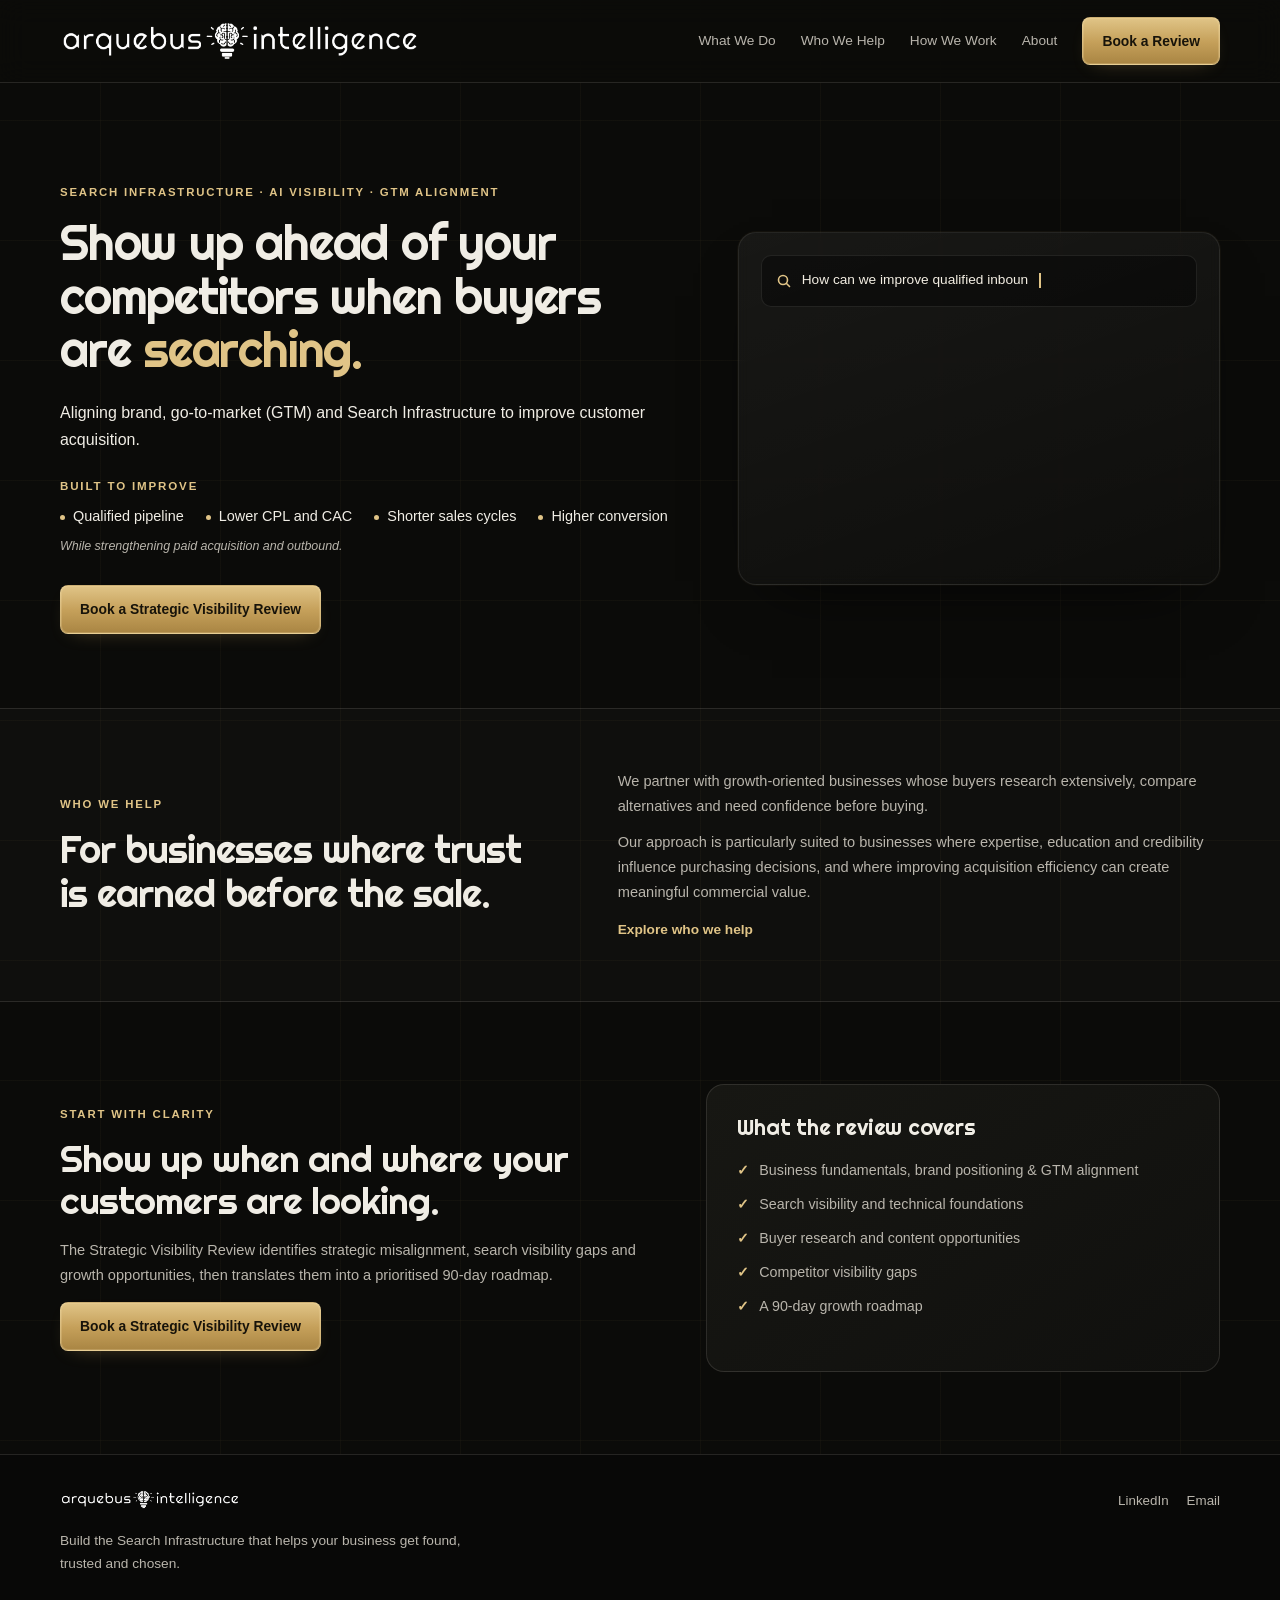
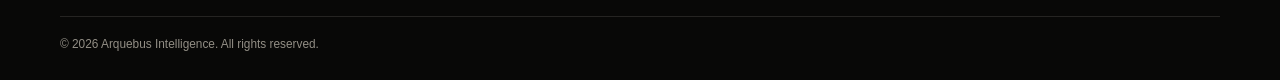
<file: index.html>
<!doctype html>
<html lang="en">
<head>
  <meta charset="utf-8">
  <meta name="viewport" content="width=device-width, initial-scale=1">
  <meta name="google-site-verification" content="BUTrSLzyXpjo1iDIC3saBx_FAhi9yW1CzKXiQrqh_Y4">
  <title>Search Infrastructure for Brand Visibility &amp; Customer Acquisition | Arquebus Intelligence</title>
  <meta name="description" content="GTM-aligned Search Infrastructure connecting commercial objectives, brand strategy and search visibility to build credibility, strengthen brand visibility and generate qualified inbound demand.">
  <meta name="robots" content="index,follow,max-snippet:-1,max-image-preview:large,max-video-preview:-1">
  <link rel="canonical" href="https://arquebusintelligence.com/">
  <link rel="icon" href="/favicon.ico">
  <link rel="icon" type="image/png" sizes="32x32" href="/favicon-32x32.png">
  <link rel="apple-touch-icon" sizes="180x180" href="/apple-touch-icon.png">
  <link rel="manifest" href="/site.webmanifest">
  <meta property="og:type" content="website">
  <meta property="og:url" content="https://arquebusintelligence.com/">
  <meta property="og:site_name" content="Arquebus Intelligence">
  <meta property="og:title" content="Search Infrastructure for Brand Visibility &amp; Customer Acquisition | Arquebus Intelligence">
  <meta property="og:description" content="GTM-aligned Search Infrastructure connecting commercial objectives, brand strategy and search visibility to build credibility, strengthen brand visibility and generate qualified inbound demand.">
  <meta property="og:image" content="https://arquebusintelligence.com/og-image.png">
  <meta name="twitter:card" content="summary_large_image">
<meta name="twitter:title" content="Search Infrastructure for Brand Visibility &amp; Customer Acquisition | Arquebus Intelligence">
  <meta name="twitter:description" content="GTM-aligned Search Infrastructure connecting commercial objectives, brand strategy and search visibility to build credibility, strengthen brand visibility and generate qualified inbound demand.">
  <meta name="twitter:image" content="https://arquebusintelligence.com/og-image.png">
  <link rel="stylesheet" href="/styles.css">
  <script type="application/ld+json">
{
  "@context": "https://schema.org",
  "@graph": [
    {
      "@type": "Organization",
      "@id": "https://arquebusintelligence.com/#organization",
      "name": "Arquebus Intelligence",
      "url": "https://arquebusintelligence.com/",
      "logo": "https://arquebusintelligence.com/arquebus_intelligence_logo_white.png",
      "description": "Arquebus Intelligence builds GTM-aligned Search Infrastructure, connecting business strategy, brand positioning, messaging, buyer research and search visibility to strengthen credibility and support customer acquisition across inbound, paid and outbound channels.",
      "foundingDate": "2024",
      "founder": {
        "@id": "https://arquebusintelligence.com/#founder-manik-kamath"
      },
      "sameAs": [
        "https://www.linkedin.com/company/arquebus-intelligence/posts/?viewAsMember=true"
      ],
      "areaServed": "Worldwide",
      "knowsAbout": [
        "Search engine optimisation",
        "Technical SEO",
        "Content strategy",
        "Buyer research",
        "AI search visibility",
        "Answer engine optimisation",
        "Inbound acquisition",
        "Conversion optimisation"
      ],
      "employee": {
        "@id": "https://arquebusintelligence.com/#cofounder-firzan-suhud"
      }
    },
    {
      "@type": "WebSite",
      "@id": "https://arquebusintelligence.com/#website",
      "url": "https://arquebusintelligence.com/",
      "name": "Arquebus Intelligence",
      "publisher": {
        "@id": "https://arquebusintelligence.com/#organization"
      }
    },
    {
      "@type": "WebPage",
      "@id": "https://arquebusintelligence.com/#webpage",
      "url": "https://arquebusintelligence.com/",
      "name": "Search Infrastructure for Brand Visibility & Customer Acquisition | Arquebus Intelligence",
      "description": "GTM-aligned Search Infrastructure connecting commercial objectives, brand strategy and search visibility to build credibility, strengthen brand visibility and generate qualified inbound demand.",
      "isPartOf": {
        "@id": "https://arquebusintelligence.com/#website"
      },
      "about": {
        "@id": "https://arquebusintelligence.com/#organization"
      }
    },
    {
      "@type": "Person",
      "@id": "https://arquebusintelligence.com/#founder-manik-kamath",
      "name": "Manik Kamath",
      "jobTitle": "Founder",
      "sameAs": [
        "https://www.linkedin.com/in/manikkamath/",
        "https://x.com/elcapitanmlb"
      ],
      "worksFor": {
        "@id": "https://arquebusintelligence.com/#organization"
      }
    },
    {
      "@type": "Person",
      "@id": "https://arquebusintelligence.com/#cofounder-firzan-suhud",
      "name": "Firzan Suhud",
      "jobTitle": "Co-Founder",
      "sameAs": [
        "https://www.linkedin.com/in/firzan-suhud-401538267/",
        "https://x.com/firzan_suhud"
      ],
      "worksFor": {
        "@id": "https://arquebusintelligence.com/#organization"
      }
    }
  ]
}
</script>
</head><body><a class="skip-link" href="#main">Skip to content</a>
<header class="site-header"><div class="container nav">
<a class="brand" href="/" aria-label="Arquebus Intelligence home"><img src="/arquebus_intelligence_logo_white.png" alt="Arquebus Intelligence" width="190" height="48"></a>
<button class="nav-toggle" type="button" aria-expanded="false" aria-controls="primary-nav" aria-label="Open navigation">☰</button>
<nav class="nav-links" id="primary-nav" aria-label="Primary navigation"><a href="/services/">What We Do</a><a href="/who-we-help/">Who We Help</a><a href="/how-we-work/">How We Work</a><a href="/about/">About</a><a class="button header-cta" href="/strategic-visibility-review/">Book a Review</a></nav>
</div></header>
<main id="main">
<section class="hero"><div class="container hero-layout"><div class="hero-content">
<p class="eyebrow">Search Infrastructure · AI visibility · GTM alignment</p>
<h1>Show up ahead of your competitors when buyers are <span>searching.</span></h1>
<p class="lead home-framework-intro">Aligning brand, go-to-market (GTM) and Search Infrastructure to improve customer acquisition.</p>
<div class="home-outcomes"><p class="eyebrow">Built to improve</p><ul class="home-outcome-list"><li>Qualified pipeline</li><li>Lower CPL and CAC</li><li>Shorter sales cycles</li><li>Higher conversion</li></ul><p class="home-outcomes-support">While strengthening paid acquisition and outbound.</p></div>
<div class="hero-actions"><a class="button" href="/strategic-visibility-review/">Book a Strategic Visibility Review</a></div>
</div>
<aside class="ai-demo" aria-hidden="true">
  <div class="ai-demo-card">
    <div class="ai-demo-question">
      <svg viewBox="0 0 16 16" fill="none" stroke="currentColor" stroke-width="1.6" stroke-linecap="round" aria-hidden="true"><circle cx="7" cy="7" r="4.5"/><path d="m10.5 10.5 3 3"/></svg>
      <span class="ai-demo-typed"></span><i class="ai-demo-caret"></i>
    </div>
    <div class="ai-demo-thinking"><i></i><i></i><i></i></div>
    <div class="ai-demo-stage">
      <div class="ai-demo-label">Illustrative sources an AI answer might cite</div>
      <div class="ai-demo-row ai-demo-you"><span class="ai-demo-number">1</span>Your brand<span class="ai-demo-tag">Cited</span></div>
      <div class="ai-demo-row ai-demo-dim1"><span class="ai-demo-number">2</span>Alternative provider A</div>
      <div class="ai-demo-row ai-demo-dim2"><span class="ai-demo-number">3</span>Alternative provider B</div>
    </div>
  </div>
</aside>
</div></section>

<section class="section compact home-icp"><div class="container home-icp-inner">
  <div><p class="eyebrow">Who we help</p><h2>For businesses where trust is earned before the sale.</h2></div>
  <div class="home-icp-copy"><p>We partner with growth-oriented businesses whose buyers research extensively, compare alternatives and need confidence before buying.</p><p>Our approach is particularly suited to businesses where expertise, education and credibility influence purchasing decisions, and where improving acquisition efficiency can create meaningful commercial value.</p><a class="text-link" href="/who-we-help/">Explore who we help</a></div>
</div>
</section>

<section class="section"><div class="container split-cta">
<div><p class="eyebrow">Start with clarity</p><h2>Show up when and where your customers are looking.</h2><p style="margin-top:16px">The Strategic Visibility Review identifies strategic misalignment, search visibility gaps and growth opportunities, then translates them into a prioritised 90-day roadmap.</p><a class="button" href="/strategic-visibility-review/">Book a Strategic Visibility Review</a></div>
<div class="review-card"><h3>What the review covers</h3><ul><li>Business fundamentals, brand positioning &amp; GTM alignment</li><li>Search visibility and technical foundations</li><li>Buyer research and content opportunities</li><li>Competitor visibility gaps</li><li>A 90-day growth roadmap</li></ul></div>
</div></section>

</main><footer class="site-footer"><div class="container">
<div class="footer-top"><div class="footer-brand"><a href="/" aria-label="Arquebus Intelligence home"><img src="/arquebus_intelligence_logo_white.png" alt="Arquebus Intelligence" width="180" height="45" loading="lazy"></a><p>Build the Search Infrastructure that helps your business get found, trusted and chosen.</p></div>
<div class="footer-links" aria-label="Connect with Arquebus Intelligence"><a href="https://www.linkedin.com/company/arquebus-intelligence/posts/?viewAsMember=true" target="_blank" rel="noopener noreferrer">LinkedIn</a><a href="mailto:manik@arquebusintelligence.com">Email</a></div></div>
<div class="footer-bottom"><span>© 2026 Arquebus Intelligence. All rights reserved.</span></div>
</div></footer>
<script>
const toggle=document.querySelector('.nav-toggle');
const links=document.querySelector('.nav-links');
if(toggle&&links){toggle.addEventListener('click',()=>{const open=links.classList.toggle('open');toggle.setAttribute('aria-expanded',String(open));toggle.setAttribute('aria-label',open?'Close navigation':'Open navigation');toggle.textContent=open?'×':'☰';});links.querySelectorAll('a').forEach(a=>a.addEventListener('click',()=>{links.classList.remove('open');toggle.setAttribute('aria-expanded','false');toggle.textContent='☰';}));}
</script><script>

(function(){
 const reduce=window.matchMedia('(prefers-reduced-motion: reduce)').matches;
 const fine=window.matchMedia('(pointer: fine)').matches;
 if(fine&&!reduce){const light=document.createElement('div');light.className='site-spotlight';light.setAttribute('aria-hidden','true');document.body.insertBefore(light,document.body.firstChild);let frame=0,x=0,y=0;document.addEventListener('pointermove',e=>{x=e.clientX;y=e.clientY;if(!frame)frame=requestAnimationFrame(()=>{document.documentElement.style.setProperty('--spot-x',x+'px');document.documentElement.style.setProperty('--spot-y',y+'px');document.body.classList.add('spotlight-live');frame=0})},{passive:true});document.addEventListener('pointerleave',()=>document.body.classList.remove('spotlight-live'),{passive:true})}
 if(reduce||!('IntersectionObserver'in window))return;
 const targets=document.querySelectorAll('.page-hero h1,.hero h1,.section-head,.section h2');if(!targets.length)return;targets.forEach(el=>el.classList.add('motion-reveal'));
 const observer=new IntersectionObserver(entries=>entries.forEach(entry=>{if(entry.isIntersecting){entry.target.classList.add('is-visible');observer.unobserve(entry.target)}}),{threshold:.12,rootMargin:'0px 0px -24px 0px'});targets.forEach(el=>observer.observe(el));
})();

</script><script>
(function(){
 const card=document.querySelector('.ai-demo');
 if(!card)return;
 const typed=card.querySelector('.ai-demo-typed');
 const thinking=card.querySelector('.ai-demo-thinking');
 const stage=card.querySelector('.ai-demo-stage');
 const reduce=window.matchMedia('(prefers-reduced-motion: reduce)').matches;
 const questions=[
  'How can we improve qualified inbound demand?',
  'How do buyers discover trusted providers?',
  'Which search strategy supports broader GTM goals?'
 ];
 if(reduce){typed.textContent=questions[0];stage.classList.add('show');return;}
 const pause=ms=>new Promise(resolve=>window.setTimeout(resolve,ms));
 let running=true;
 async function run(){
  let index=0;
  while(running){
   if(document.hidden){await pause(700);continue;}
   const question=questions[index++%questions.length];
   stage.classList.remove('show');
   typed.textContent='';
   for(const character of question){
    if(!running)return;
    if(document.hidden)break;
    typed.textContent+=character;
    await pause(38);
   }
   if(document.hidden)continue;
   await pause(300);
   if(document.hidden)continue;
   thinking.classList.add('on');
   await pause(950);
   thinking.classList.remove('on');
   if(document.hidden)continue;
   stage.classList.add('show');
   await pause(4800);
  }
 }
 run();
})();
</script>
</body></html>
</file>
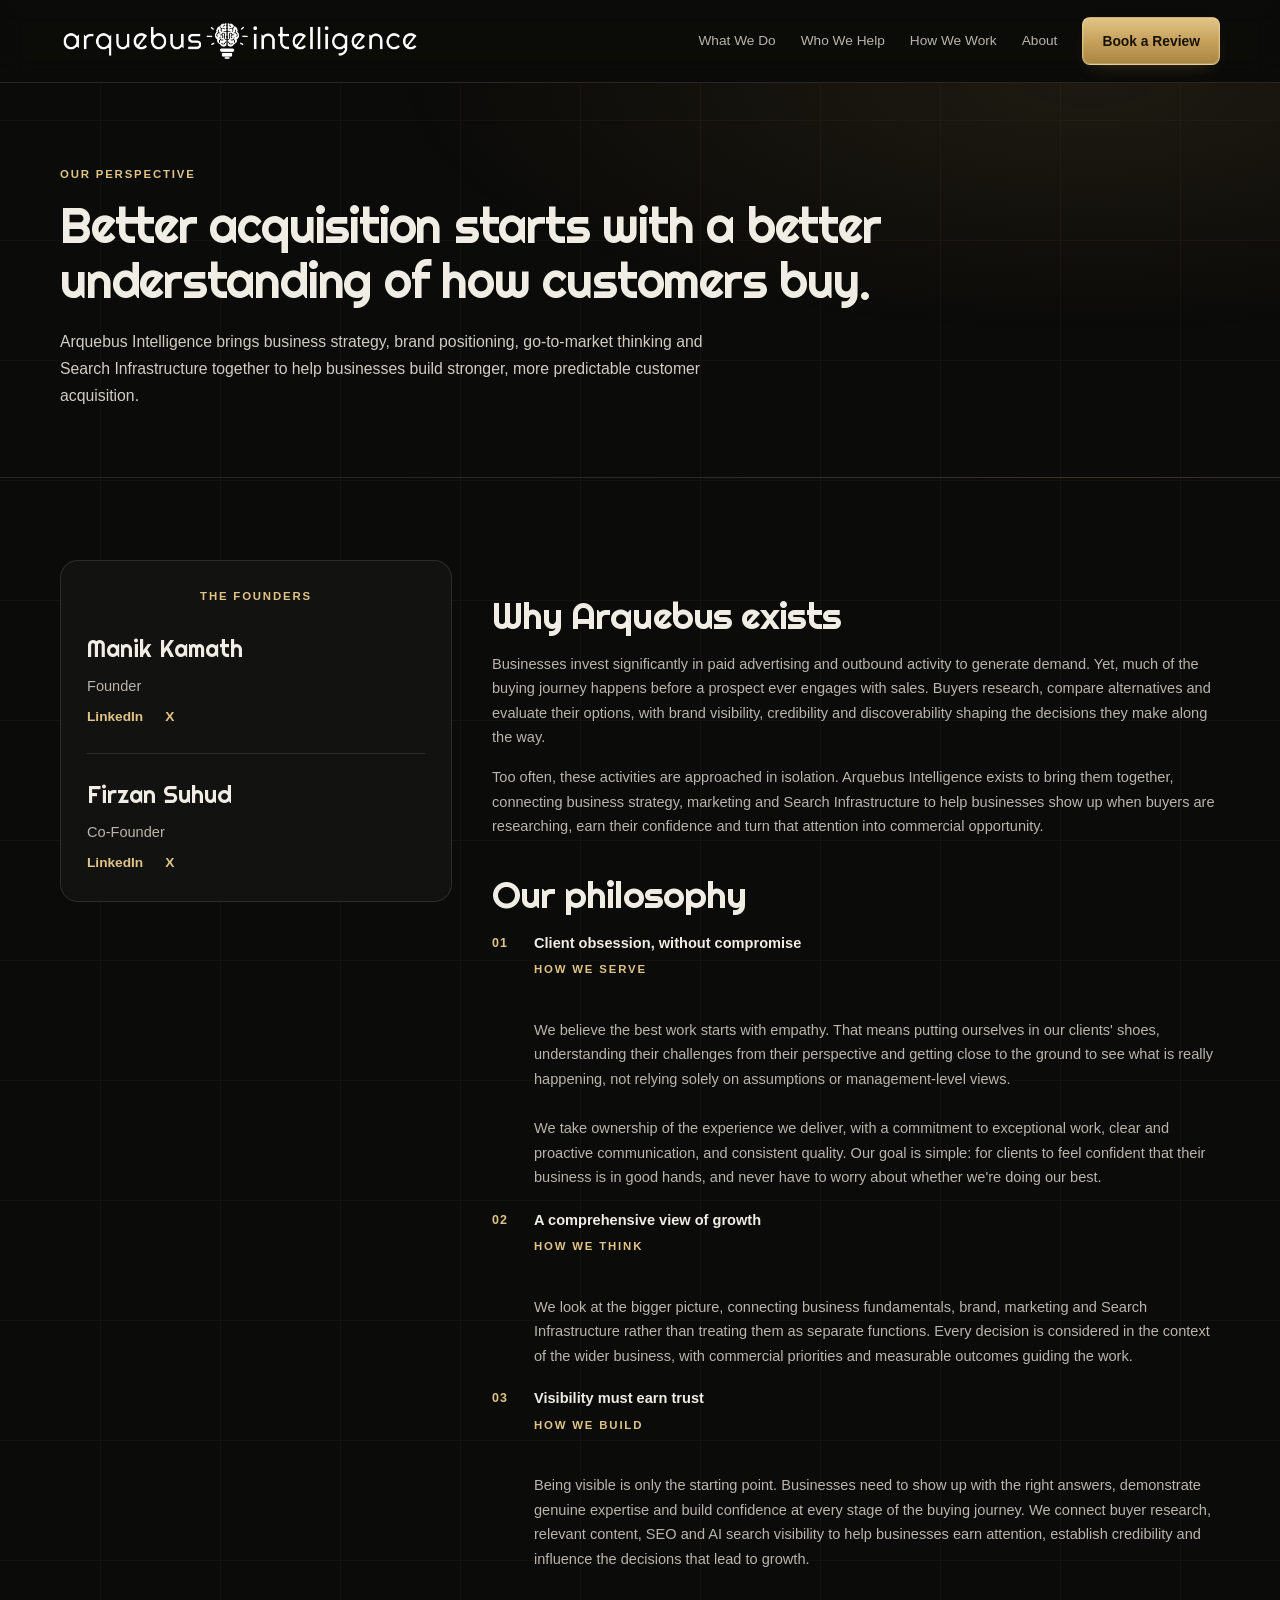
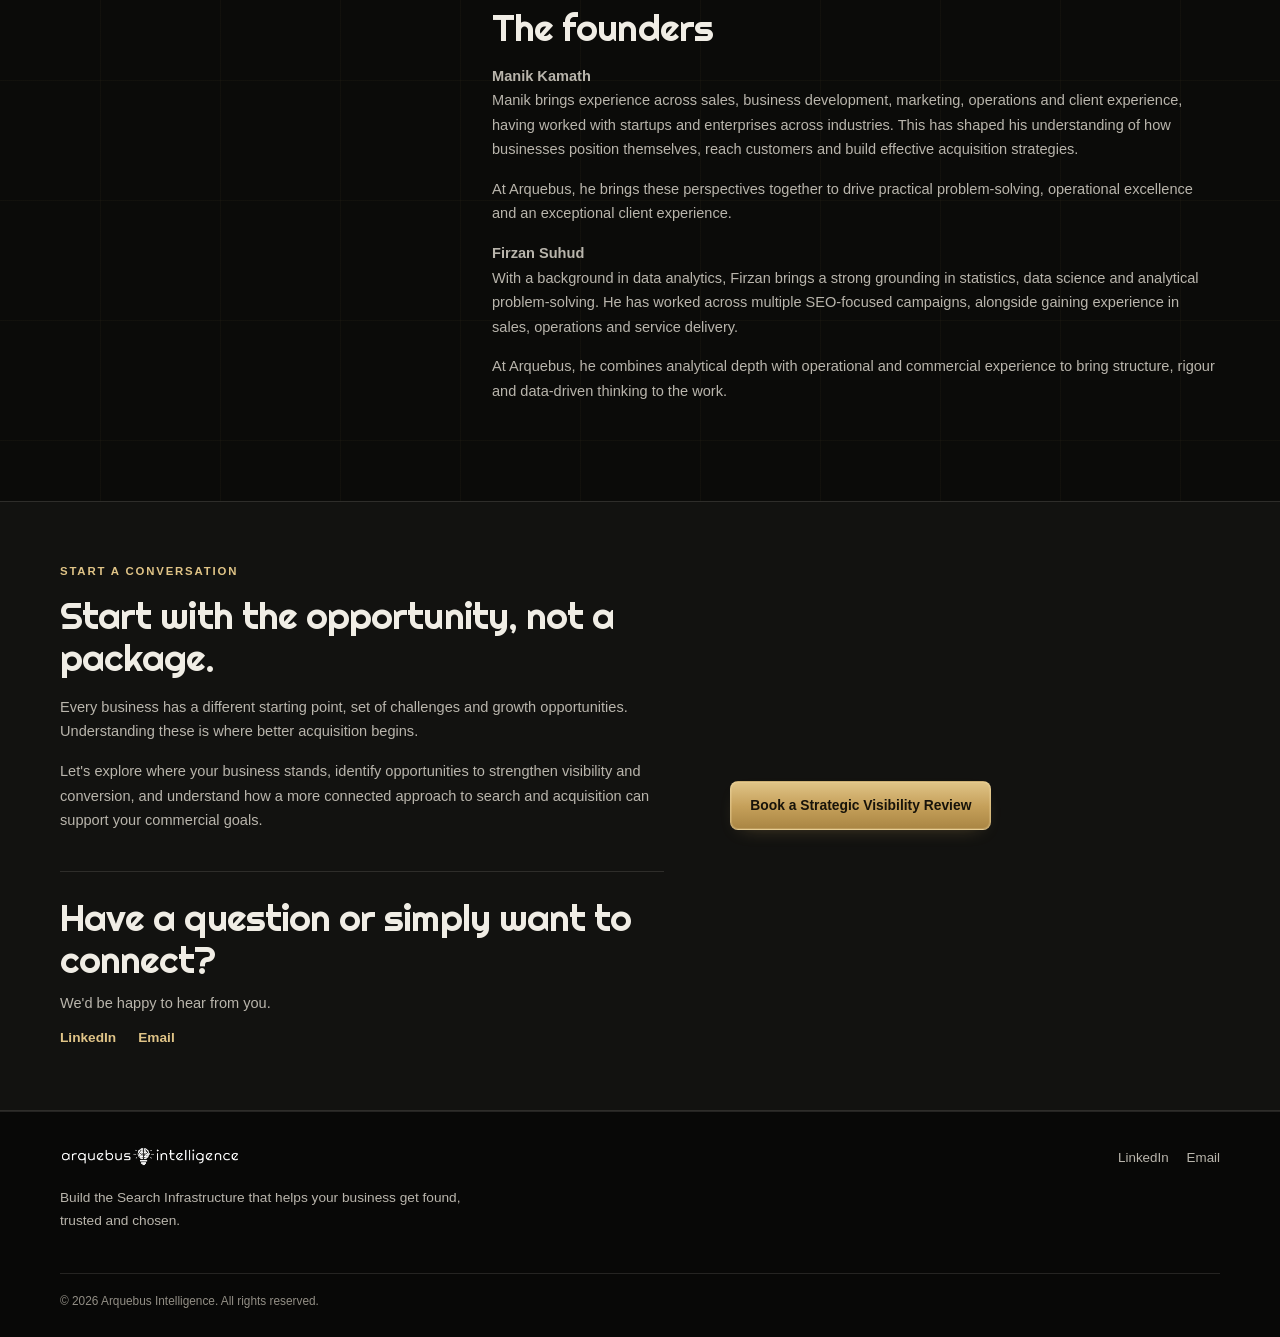
<file: about/index.html>
<!doctype html>
<html lang="en">
<head>
  <meta charset="utf-8">
  <meta name="viewport" content="width=device-width, initial-scale=1">
  <meta name="google-site-verification" content="BUTrSLzyXpjo1iDIC3saBx_FAhi9yW1CzKXiQrqh_Y4">
  <title>About Arquebus Intelligence | Search Infrastructure &amp; GTM Strategy</title>
  <meta name="description" content="Meet the team behind Arquebus Intelligence. Discover our approach to GTM-aligned Search Infrastructure, brand visibility and customer acquisition across inbound, paid and outbound channels.">
  <meta name="robots" content="index,follow,max-snippet:-1,max-image-preview:large,max-video-preview:-1">
  <link rel="canonical" href="https://arquebusintelligence.com/about/">
  <link rel="icon" href="/favicon.ico">
  <link rel="icon" type="image/png" sizes="32x32" href="/favicon-32x32.png">
  <link rel="apple-touch-icon" sizes="180x180" href="/apple-touch-icon.png">
  <link rel="manifest" href="/site.webmanifest">
  <meta property="og:type" content="website">
  <meta property="og:url" content="https://arquebusintelligence.com/about/">
  <meta property="og:site_name" content="Arquebus Intelligence">
  <meta property="og:title" content="About Arquebus Intelligence | Search Infrastructure &amp; GTM Strategy">
  <meta property="og:description" content="Meet the team behind Arquebus Intelligence. Discover our approach to GTM-aligned Search Infrastructure, brand visibility and customer acquisition across inbound, paid and outbound channels.">
  <meta property="og:image" content="https://arquebusintelligence.com/og-image.png">
  <meta name="twitter:card" content="summary_large_image">
<meta name="twitter:title" content="About Arquebus Intelligence | Search Infrastructure &amp; GTM Strategy">
  <meta name="twitter:description" content="Meet the team behind Arquebus Intelligence. Discover our approach to GTM-aligned Search Infrastructure, brand visibility and customer acquisition across inbound, paid and outbound channels.">
  <meta name="twitter:image" content="https://arquebusintelligence.com/og-image.png">
  <link rel="stylesheet" href="/styles.css">
  <style>
/* About page: align principle numbers with their headings and subtly shift the CTA action right. */
.about-principles li::before { top: 2px; }
.about-cta-action { transform: translateX(24px); }
@media (max-width: 850px) { .about-cta-action { transform: none; } }
</style>

  <script type="application/ld+json">
{
  "@context": "https://schema.org",
  "@graph": [
    {
      "@type": "Organization",
      "@id": "https://arquebusintelligence.com/#organization",
      "name": "Arquebus Intelligence",
      "url": "https://arquebusintelligence.com/",
      "logo": "https://arquebusintelligence.com/arquebus_intelligence_logo_white.png",
      "description": "Arquebus Intelligence builds GTM-aligned Search Infrastructure, connecting business strategy, brand positioning, messaging, buyer research and search visibility to strengthen credibility and support customer acquisition across inbound, paid and outbound channels.",
      "foundingDate": "2024",
      "founder": {
        "@id": "https://arquebusintelligence.com/#founder-manik-kamath"
      },
      "sameAs": [
        "https://www.linkedin.com/company/arquebus-intelligence/posts/?viewAsMember=true"
      ],
      "areaServed": "Worldwide",
      "knowsAbout": [
        "Search engine optimisation",
        "Technical SEO",
        "Content strategy",
        "Buyer research",
        "AI search visibility",
        "Answer engine optimisation",
        "Inbound acquisition",
        "Conversion optimisation"
      ],
      "employee": {
        "@id": "https://arquebusintelligence.com/#cofounder-firzan-suhud"
      }
    },
    {
      "@type": "WebSite",
      "@id": "https://arquebusintelligence.com/#website",
      "url": "https://arquebusintelligence.com/",
      "name": "Arquebus Intelligence",
      "publisher": {
        "@id": "https://arquebusintelligence.com/#organization"
      }
    },
    {
      "@type": "WebPage",
      "@id": "https://arquebusintelligence.com/about/#webpage",
      "url": "https://arquebusintelligence.com/about/",
      "name": "About Arquebus Intelligence | Search Infrastructure & GTM Strategy",
      "description": "Meet the team behind Arquebus Intelligence. Discover our approach to GTM-aligned Search Infrastructure, brand visibility and customer acquisition across inbound, paid and outbound channels.",
      "isPartOf": {
        "@id": "https://arquebusintelligence.com/#website"
      },
      "about": {
        "@id": "https://arquebusintelligence.com/#organization"
      }
    },
    {
      "@type": "Person",
      "@id": "https://arquebusintelligence.com/#founder-manik-kamath",
      "name": "Manik Kamath",
      "jobTitle": "Founder",
      "sameAs": [
        "https://www.linkedin.com/in/manikkamath/",
        "https://x.com/elcapitanmlb"
      ],
      "worksFor": {
        "@id": "https://arquebusintelligence.com/#organization"
      }
    },
    {
      "@type": "Person",
      "@id": "https://arquebusintelligence.com/#cofounder-firzan-suhud",
      "name": "Firzan Suhud",
      "jobTitle": "Co-Founder",
      "sameAs": [
        "https://www.linkedin.com/in/firzan-suhud-401538267/",
        "https://x.com/firzan_suhud"
      ],
      "worksFor": {
        "@id": "https://arquebusintelligence.com/#organization"
      }
    }
  ]
}
</script>
</head><body><a class="skip-link" href="#main">Skip to content</a>
<header class="site-header"><div class="container nav">
<a class="brand" href="/" aria-label="Arquebus Intelligence home"><img src="/arquebus_intelligence_logo_white.png" alt="Arquebus Intelligence" width="190" height="48"></a>
<button class="nav-toggle" type="button" aria-expanded="false" aria-controls="primary-nav" aria-label="Open navigation">☰</button>
<nav class="nav-links" id="primary-nav" aria-label="Primary navigation"><a href="/services/">What We Do</a><a href="/who-we-help/">Who We Help</a><a href="/how-we-work/">How We Work</a><a href="/about/">About</a><a class="button header-cta" href="/strategic-visibility-review/">Book a Review</a></nav>
</div></header><main id="main"><section class="page-hero"><div class="container"><p class="eyebrow">Our perspective</p><h1>Better acquisition starts with a better understanding of how customers buy.</h1><p class="lead">Arquebus Intelligence brings business strategy, brand positioning, go-to-market thinking and Search Infrastructure together to help businesses build stronger, more predictable customer acquisition.</p></div></section>
<section class="section"><div class="container about-row"><div class="about-card"><p class="eyebrow team-eyebrow">The founders</p><div class="team-member"><div class="founder-name">Manik Kamath</div><p>Founder</p><div class="team-social-links"><a class="text-link" href="https://www.linkedin.com/in/manikkamath/" target="_blank" rel="noopener noreferrer">LinkedIn</a><a class="text-link" href="https://x.com/elcapitanmlb" target="_blank" rel="noopener noreferrer">X</a></div></div><div class="team-member"><div class="founder-name">Firzan Suhud</div><p>Co-Founder</p><div class="team-social-links"><a class="text-link" href="https://www.linkedin.com/in/firzan-suhud-401538267/" target="_blank" rel="noopener noreferrer">LinkedIn</a><a class="text-link" href="https://x.com/firzan_suhud" target="_blank" rel="noopener noreferrer">X</a></div></div></div><div class="prose"><h2>Why Arquebus exists</h2><p>Businesses invest significantly in paid advertising and outbound activity to generate demand. Yet, much of the buying journey happens before a prospect ever engages with sales. Buyers research, compare alternatives and evaluate their options, with brand visibility, credibility and discoverability shaping the decisions they make along the way.</p><p>Too often, these activities are approached in isolation. Arquebus Intelligence exists to bring them together, connecting business strategy, marketing and Search Infrastructure to help businesses show up when buyers are researching, earn their confidence and turn that attention into commercial opportunity.</p><h2>Our philosophy</h2><ol class="about-principles"><li><strong>Client obsession, without compromise</strong><span><span class="eyebrow">HOW WE SERVE</span><br>We believe the best work starts with empathy. That means putting ourselves in our clients' shoes, understanding their challenges from their perspective and getting close to the ground to see what is really happening, not relying solely on assumptions or management-level views.<br><br>We take ownership of the experience we deliver, with a commitment to exceptional work, clear and proactive communication, and consistent quality. Our goal is simple: for clients to feel confident that their business is in good hands, and never have to worry about whether we're doing our best.</span></li><li><strong>A comprehensive view of growth</strong><span><span class="eyebrow">HOW WE THINK</span><br>We look at the bigger picture, connecting business fundamentals, brand, marketing and Search Infrastructure rather than treating them as separate functions. Every decision is considered in the context of the wider business, with commercial priorities and measurable outcomes guiding the work.</span></li><li><strong>Visibility must earn trust</strong><span><span class="eyebrow">HOW WE BUILD</span><br>Being visible is only the starting point. Businesses need to show up with the right answers, demonstrate genuine expertise and build confidence at every stage of the buying journey. We connect buyer research, relevant content, SEO and AI search visibility to help businesses earn attention, establish credibility and influence the decisions that lead to growth.</span></li></ol><h2>The founders</h2><p><strong>Manik Kamath</strong><br>Manik brings experience across sales, business development, marketing, operations and client experience, having worked with startups and enterprises across industries. This has shaped his understanding of how businesses position themselves, reach customers and build effective acquisition strategies.</p><p>At Arquebus, he brings these perspectives together to drive practical problem-solving, operational excellence and an exceptional client experience.</p><p><strong>Firzan Suhud</strong><br>With a background in data analytics, Firzan brings a strong grounding in statistics, data science and analytical problem-solving. He has worked across multiple SEO-focused campaigns, alongside gaining experience in sales, operations and service delivery.</p><p>At Arquebus, he combines analytical depth with operational and commercial experience to bring structure, rigour and data-driven thinking to the work.</p></div></div></section>
<section class="section compact dark-panel"><div class="container split-cta"><div><p class="eyebrow">Start a conversation</p><h2>Start with the opportunity, not a package.</h2><p style="margin-top:16px">Every business has a different starting point, set of challenges and growth opportunities. Understanding these is where better acquisition begins.</p><p>Let's explore where your business stands, identify opportunities to strengthen visibility and conversion, and understand how a more connected approach to search and acquisition can support your commercial goals.</p><div class="connect-section"><h2>Have a question or simply want to connect?</h2><p>We'd be happy to hear from you.</p><div class="connect-links"><a class="text-link" href="https://www.linkedin.com/company/arquebus-intelligence/posts/?viewAsMember=true" target="_blank" rel="noopener noreferrer">LinkedIn</a><a class="text-link" href="mailto:manik@arquebusintelligence.com">Email</a></div></div></div><div class="about-cta-action"><a class="button" href="https://arquebusintelligence.com/strategic-visibility-review/">Book a Strategic Visibility Review</a></div></div></section></main><footer class="site-footer"><div class="container">
<div class="footer-top"><div class="footer-brand"><a href="/" aria-label="Arquebus Intelligence home"><img src="/arquebus_intelligence_logo_white.png" alt="Arquebus Intelligence" width="180" height="45" loading="lazy"></a><p>Build the Search Infrastructure that helps your business get found, trusted and chosen.</p></div>
<div class="footer-links" aria-label="Connect with Arquebus Intelligence"><a href="https://www.linkedin.com/company/arquebus-intelligence/posts/?viewAsMember=true" target="_blank" rel="noopener noreferrer">LinkedIn</a><a href="mailto:manik@arquebusintelligence.com">Email</a></div></div>
<div class="footer-bottom"><span>© 2026 Arquebus Intelligence. All rights reserved.</span></div>
</div></footer>
<script>
const toggle=document.querySelector('.nav-toggle');
const links=document.querySelector('.nav-links');
if(toggle&&links){toggle.addEventListener('click',()=>{const open=links.classList.toggle('open');toggle.setAttribute('aria-expanded',String(open));toggle.setAttribute('aria-label',open?'Close navigation':'Open navigation');toggle.textContent=open?'×':'☰';});links.querySelectorAll('a').forEach(a=>a.addEventListener('click',()=>{links.classList.remove('open');toggle.setAttribute('aria-expanded','false');toggle.textContent='☰';}));}
</script><script>

(function(){
 const reduce=window.matchMedia('(prefers-reduced-motion: reduce)').matches;
 const fine=window.matchMedia('(pointer: fine)').matches;
 if(fine&&!reduce){const light=document.createElement('div');light.className='site-spotlight';light.setAttribute('aria-hidden','true');document.body.insertBefore(light,document.body.firstChild);let frame=0,x=0,y=0;document.addEventListener('pointermove',e=>{x=e.clientX;y=e.clientY;if(!frame)frame=requestAnimationFrame(()=>{document.documentElement.style.setProperty('--spot-x',x+'px');document.documentElement.style.setProperty('--spot-y',y+'px');document.body.classList.add('spotlight-live');frame=0})},{passive:true});document.addEventListener('pointerleave',()=>document.body.classList.remove('spotlight-live'),{passive:true})}
 if(reduce||!('IntersectionObserver'in window))return;
 const targets=document.querySelectorAll('.page-hero h1,.hero h1,.section-head,.section h2');if(!targets.length)return;targets.forEach(el=>el.classList.add('motion-reveal'));
 const observer=new IntersectionObserver(entries=>entries.forEach(entry=>{if(entry.isIntersecting){entry.target.classList.add('is-visible');observer.unobserve(entry.target)}}),{threshold:.12,rootMargin:'0px 0px -24px 0px'});targets.forEach(el=>observer.observe(el));
})();

</script></body></html>
</file>
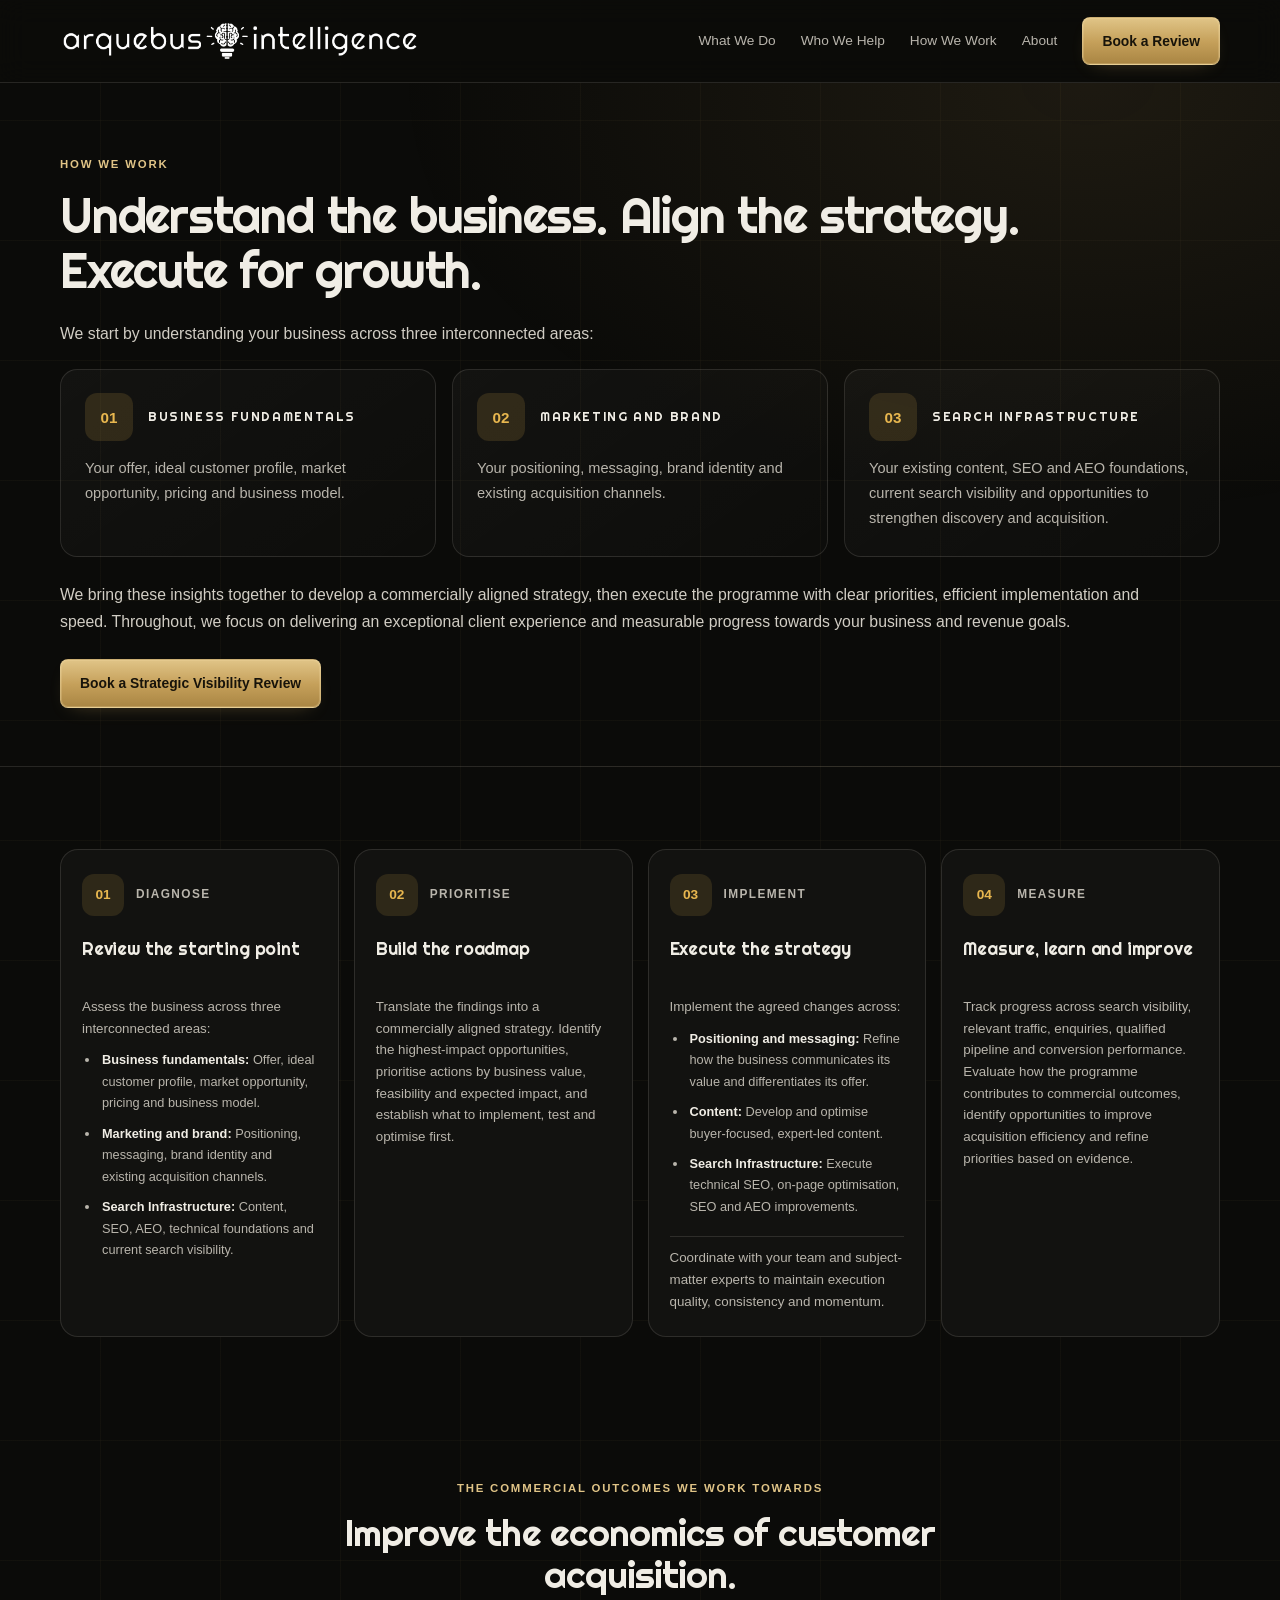
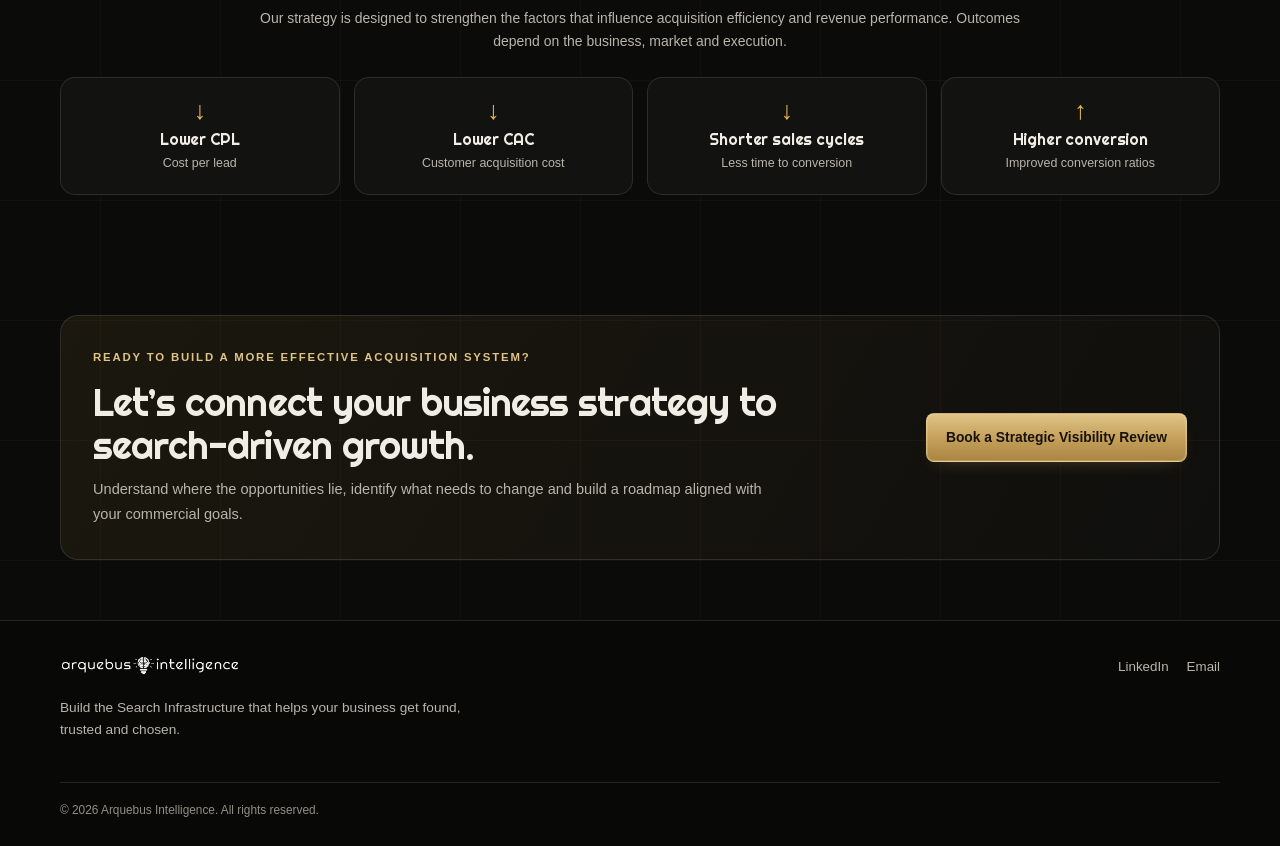
<file: how-we-work/index.html>
<!doctype html>
<html lang="en">
<head>
  <meta charset="utf-8">
  <meta name="viewport" content="width=device-width, initial-scale=1">
  <meta name="google-site-verification" content="BUTrSLzyXpjo1iDIC3saBx_FAhi9yW1CzKXiQrqh_Y4">
  <title>How We Build Search Infrastructure | Strategy &amp; Implementation | Arquebus Intelligence</title>
  <meta name="description" content="Discover how Arquebus Intelligence aligns business strategy, brand positioning, GTM strategy, SEO, AEO and expert-led content to build commercially focused Search Infrastructure and improve customer acquisition.">
  <meta name="robots" content="index,follow,max-snippet:-1,max-image-preview:large,max-video-preview:-1">
  <link rel="canonical" href="https://arquebusintelligence.com/how-we-work/">
  <link rel="icon" href="/favicon.ico">
  <link rel="icon" type="image/png" sizes="32x32" href="/favicon-32x32.png">
  <link rel="apple-touch-icon" sizes="180x180" href="/apple-touch-icon.png">
  <link rel="manifest" href="/site.webmanifest">
  <meta property="og:type" content="website">
  <meta property="og:url" content="https://arquebusintelligence.com/how-we-work/">
  <meta property="og:site_name" content="Arquebus Intelligence">
  <meta property="og:title" content="How We Build Search Infrastructure | Strategy &amp; Implementation | Arquebus Intelligence">
  <meta property="og:description" content="Discover how Arquebus Intelligence aligns business strategy, brand positioning, GTM strategy, SEO, AEO and expert-led content to build commercially focused Search Infrastructure and improve customer acquisition.">
  <meta property="og:image" content="https://arquebusintelligence.com/og-image.png">
  <meta name="twitter:card" content="summary_large_image">
<meta name="twitter:title" content="How We Build Search Infrastructure | Strategy &amp; Implementation | Arquebus Intelligence">
  <meta name="twitter:description" content="Discover how Arquebus Intelligence aligns business strategy, brand positioning, GTM strategy, SEO, AEO and expert-led content to build commercially focused Search Infrastructure and improve customer acquisition.">
  <meta name="twitter:image" content="https://arquebusintelligence.com/og-image.png">
  <link rel="stylesheet" href="/styles.css">
  <script type="application/ld+json">
{
  "@context": "https://schema.org",
  "@graph": [
    {
      "@type": "Organization",
      "@id": "https://arquebusintelligence.com/#organization",
      "name": "Arquebus Intelligence",
      "url": "https://arquebusintelligence.com/",
      "logo": "https://arquebusintelligence.com/arquebus_intelligence_logo_white.png",
      "description": "Arquebus Intelligence builds GTM-aligned Search Infrastructure, connecting business strategy, brand positioning, messaging, buyer research and search visibility to strengthen credibility and support customer acquisition across inbound, paid and outbound channels.",
      "foundingDate": "2024",
      "founder": {
        "@id": "https://arquebusintelligence.com/#founder-manik-kamath"
      },
      "sameAs": [
        "https://www.linkedin.com/company/arquebus-intelligence/posts/?viewAsMember=true"
      ],
      "areaServed": "Worldwide",
      "knowsAbout": [
        "Search engine optimisation",
        "Technical SEO",
        "Content strategy",
        "Buyer research",
        "AI search visibility",
        "Answer engine optimisation",
        "Inbound acquisition",
        "Conversion optimisation"
      ],
      "employee": {
        "@id": "https://arquebusintelligence.com/#cofounder-firzan-suhud"
      }
    },
    {
      "@type": "WebSite",
      "@id": "https://arquebusintelligence.com/#website",
      "url": "https://arquebusintelligence.com/",
      "name": "Arquebus Intelligence",
      "publisher": {
        "@id": "https://arquebusintelligence.com/#organization"
      }
    },
    {
      "@type": "WebPage",
      "@id": "https://arquebusintelligence.com/how-we-work/#webpage",
      "url": "https://arquebusintelligence.com/how-we-work/",
      "name": "How We Build Search Infrastructure | Strategy & Implementation | Arquebus Intelligence",
      "description": "Discover how Arquebus Intelligence aligns business strategy, brand positioning, GTM strategy, SEO, AEO and expert-led content to build commercially focused Search Infrastructure and improve customer acquisition.",
      "isPartOf": {
        "@id": "https://arquebusintelligence.com/#website"
      },
      "about": {
        "@id": "https://arquebusintelligence.com/#organization"
      }
    },
    {
      "@type": "Person",
      "@id": "https://arquebusintelligence.com/#founder-manik-kamath",
      "name": "Manik Kamath",
      "jobTitle": "Founder",
      "sameAs": [
        "https://www.linkedin.com/in/manikkamath/",
        "https://x.com/elcapitanmlb"
      ],
      "worksFor": {
        "@id": "https://arquebusintelligence.com/#organization"
      }
    },
    {
      "@type": "Person",
      "@id": "https://arquebusintelligence.com/#cofounder-firzan-suhud",
      "name": "Firzan Suhud",
      "jobTitle": "Co-Founder",
      "sameAs": [
        "https://www.linkedin.com/in/firzan-suhud-401538267/",
        "https://x.com/firzan_suhud"
      ],
      "worksFor": {
        "@id": "https://arquebusintelligence.com/#organization"
      }
    }
  ]
}
</script>
</head><body><a class="skip-link" href="#main">Skip to content</a>
<header class="site-header"><div class="container nav">
<a class="brand" href="/" aria-label="Arquebus Intelligence home"><img src="/arquebus_intelligence_logo_white.png" alt="Arquebus Intelligence" width="190" height="48"></a>
<button class="nav-toggle" type="button" aria-expanded="false" aria-controls="primary-nav" aria-label="Open navigation">☰</button>
<nav class="nav-links" id="primary-nav" aria-label="Primary navigation"><a href="/services/">What We Do</a><a href="/who-we-help/">Who We Help</a><a href="/how-we-work/">How We Work</a><a href="/about/">About</a><a class="button header-cta" href="/strategic-visibility-review/">Book a Review</a></nav>
</div></header><main id="main"><section class="page-hero how-hero"><div class="container"><p class="eyebrow">How we work</p><h1>Understand the business. Align the strategy. Execute for growth.</h1><p class="lead how-intro">We start by understanding your business across three interconnected areas:</p><div class="how-foundation-grid" aria-label="Three areas we assess"><article class="how-foundation-card"><div class="how-foundation-top"><span class="how-foundation-number">01</span><h2>Business fundamentals</h2></div><p>Your offer, ideal customer profile, market opportunity, pricing and business model.</p></article><article class="how-foundation-card"><div class="how-foundation-top"><span class="how-foundation-number">02</span><h2>Marketing and brand</h2></div><p>Your positioning, messaging, brand identity and existing acquisition channels.</p></article><article class="how-foundation-card"><div class="how-foundation-top"><span class="how-foundation-number">03</span><h2>Search Infrastructure</h2></div><p>Your existing content, SEO and AEO foundations, current search visibility and opportunities to strengthen discovery and acquisition.</p></article></div><p class="lead how-conclusion">We bring these insights together to develop a commercially aligned strategy, then execute the programme with clear priorities, efficient implementation and speed. Throughout, we focus on delivering an exceptional client experience and measurable progress towards your business and revenue goals.</p><div class="hero-actions"><a class="button" href="/strategic-visibility-review/">Book a Strategic Visibility Review</a></div></div></section>
<section class="section"><div class="container"><div class="steps process-steps">
<article class="step-card"><div class="workflow-top"><span class="workflow-number">01</span><span class="workflow-label">Diagnose</span></div><h3>Review the starting point</h3><p>Assess the business across three interconnected areas:</p><ul class="process-detail-list"><li><strong>Business fundamentals:</strong> Offer, ideal customer profile, market opportunity, pricing and business model.</li><li><strong>Marketing and brand:</strong> Positioning, messaging, brand identity and existing acquisition channels.</li><li><strong>Search Infrastructure:</strong> Content, SEO, AEO, technical foundations and current search visibility.</li></ul></article>
<article class="step-card"><div class="workflow-top"><span class="workflow-number">02</span><span class="workflow-label">Prioritise</span></div><h3>Build the roadmap</h3><p>Translate the findings into a commercially aligned strategy. Identify the highest-impact opportunities, prioritise actions by business value, feasibility and expected impact, and establish what to implement, test and optimise first.</p></article>
<article class="step-card"><div class="workflow-top"><span class="workflow-number">03</span><span class="workflow-label">Implement</span></div><h3>Execute the strategy</h3><p>Implement the agreed changes across:</p><ul class="process-detail-list"><li><strong>Positioning and messaging:</strong> Refine how the business communicates its value and differentiates its offer.</li><li><strong>Content:</strong> Develop and optimise buyer-focused, expert-led content.</li><li><strong>Search Infrastructure:</strong> Execute technical SEO, on-page optimisation, SEO and AEO improvements.</li></ul><p class="process-card-note">Coordinate with your team and subject-matter experts to maintain execution quality, consistency and momentum.</p></article>
<article class="step-card"><div class="workflow-top"><span class="workflow-number">04</span><span class="workflow-label">Measure</span></div><h3>Measure, learn and improve</h3><p>Track progress across search visibility, relevant traffic, enquiries, qualified pipeline and conversion performance. Evaluate how the programme contributes to commercial outcomes, identify opportunities to improve acquisition efficiency and refine priorities based on evidence.</p></article>
</div></div></section>
<section class="section compact outcomes-section"><div class="container"><div class="outcomes-heading"><p class="eyebrow">The commercial outcomes we work towards</p><h2>Improve the economics of customer acquisition.</h2><p>Our strategy is designed to strengthen the factors that influence acquisition efficiency and revenue performance. Outcomes depend on the business, market and execution.</p></div><div class="outcomes-grid"><article class="outcome-item"><span class="outcome-direction">↓</span><h3>Lower CPL</h3><p>Cost per lead</p></article><article class="outcome-item"><span class="outcome-direction">↓</span><h3>Lower CAC</h3><p>Customer acquisition cost</p></article><article class="outcome-item"><span class="outcome-direction">↓</span><h3>Shorter sales cycles</h3><p>Less time to conversion</p></article><article class="outcome-item"><span class="outcome-direction">↑</span><h3>Higher conversion</h3><p>Improved conversion ratios</p></article></div></div></section>
<section class="section compact"><div class="container"><div class="who-final-cta"><div><p class="eyebrow">Ready to build a more effective acquisition system?</p><h2>Let’s connect your business strategy to search-driven growth.</h2><p>Understand where the opportunities lie, identify what needs to change and build a roadmap aligned with your commercial goals.</p></div><a class="button" href="/strategic-visibility-review/">Book a Strategic Visibility Review</a></div></div></section></main><footer class="site-footer"><div class="container">
<div class="footer-top"><div class="footer-brand"><a href="/" aria-label="Arquebus Intelligence home"><img src="/arquebus_intelligence_logo_white.png" alt="Arquebus Intelligence" width="180" height="45" loading="lazy"></a><p>Build the Search Infrastructure that helps your business get found, trusted and chosen.</p></div>
<div class="footer-links" aria-label="Connect with Arquebus Intelligence"><a href="https://www.linkedin.com/company/arquebus-intelligence/posts/?viewAsMember=true" target="_blank" rel="noopener noreferrer">LinkedIn</a><a href="mailto:manik@arquebusintelligence.com">Email</a></div></div>
<div class="footer-bottom"><span>© 2026 Arquebus Intelligence. All rights reserved.</span></div>
</div></footer>
<script>
const toggle=document.querySelector('.nav-toggle');
const links=document.querySelector('.nav-links');
if(toggle&&links){toggle.addEventListener('click',()=>{const open=links.classList.toggle('open');toggle.setAttribute('aria-expanded',String(open));toggle.setAttribute('aria-label',open?'Close navigation':'Open navigation');toggle.textContent=open?'×':'☰';});links.querySelectorAll('a').forEach(a=>a.addEventListener('click',()=>{links.classList.remove('open');toggle.setAttribute('aria-expanded','false');toggle.textContent='☰';}));}
</script><script>

(function(){
 const reduce=window.matchMedia('(prefers-reduced-motion: reduce)').matches;
 const fine=window.matchMedia('(pointer: fine)').matches;
 if(fine&&!reduce){const light=document.createElement('div');light.className='site-spotlight';light.setAttribute('aria-hidden','true');document.body.insertBefore(light,document.body.firstChild);let frame=0,x=0,y=0;document.addEventListener('pointermove',e=>{x=e.clientX;y=e.clientY;if(!frame)frame=requestAnimationFrame(()=>{document.documentElement.style.setProperty('--spot-x',x+'px');document.documentElement.style.setProperty('--spot-y',y+'px');document.body.classList.add('spotlight-live');frame=0})},{passive:true});document.addEventListener('pointerleave',()=>document.body.classList.remove('spotlight-live'),{passive:true})}
 if(reduce||!('IntersectionObserver'in window))return;
 const targets=document.querySelectorAll('.page-hero h1,.hero h1,.section-head,.section h2');if(!targets.length)return;targets.forEach(el=>el.classList.add('motion-reveal'));
 const observer=new IntersectionObserver(entries=>entries.forEach(entry=>{if(entry.isIntersecting){entry.target.classList.add('is-visible');observer.unobserve(entry.target)}}),{threshold:.12,rootMargin:'0px 0px -24px 0px'});targets.forEach(el=>observer.observe(el));
})();

</script></body></html>
</file>
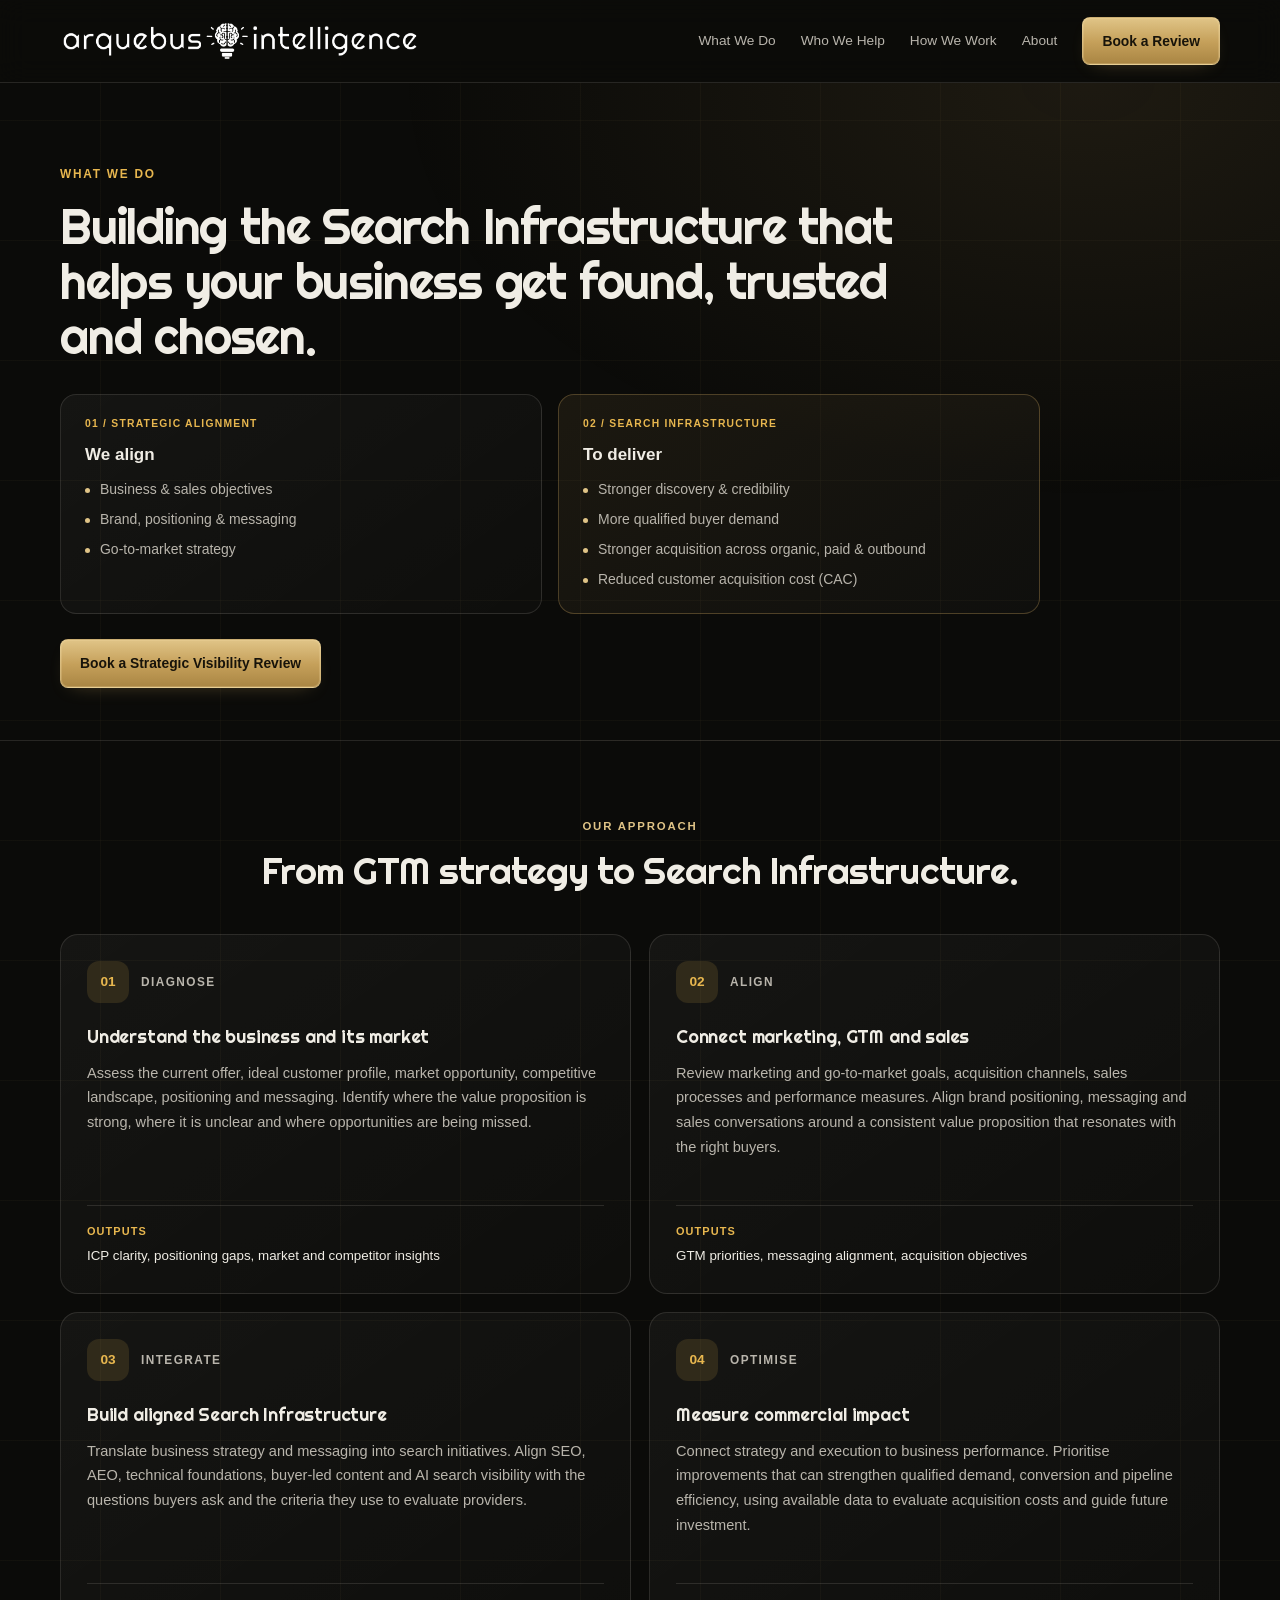
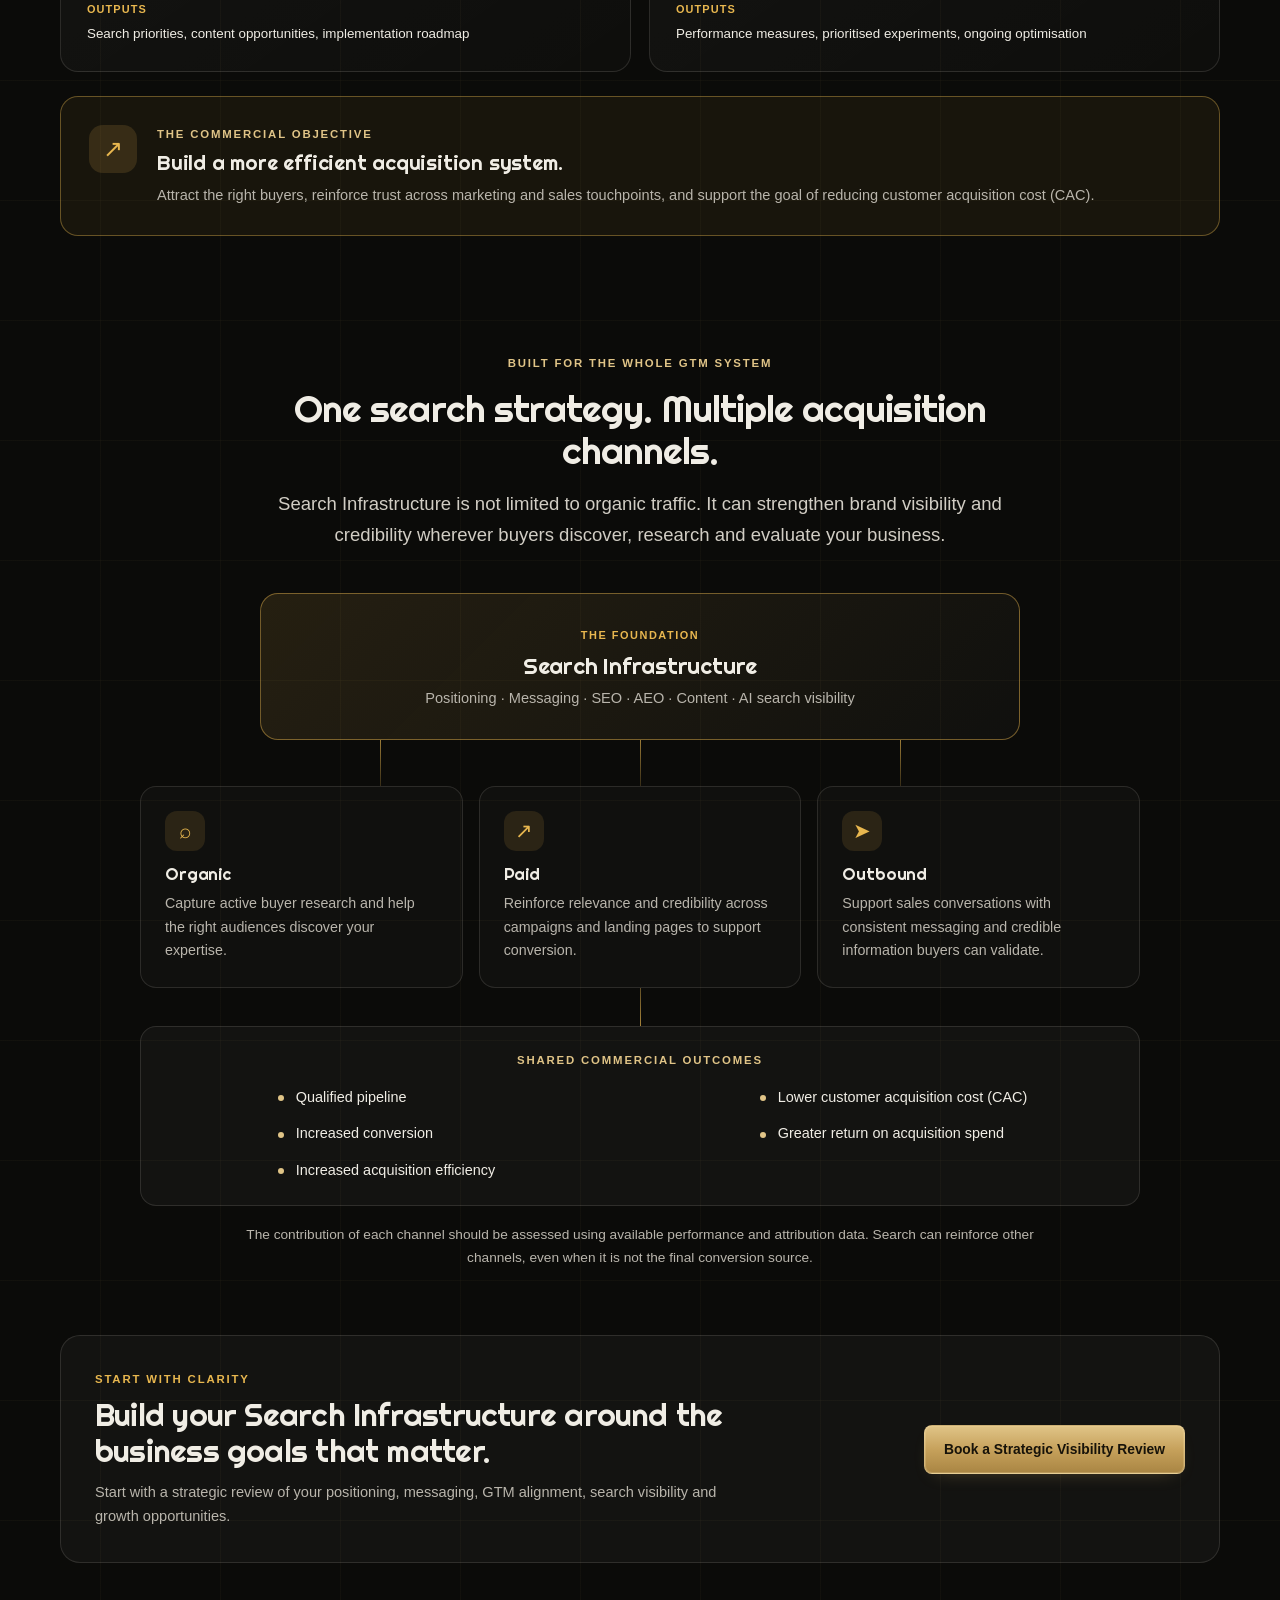
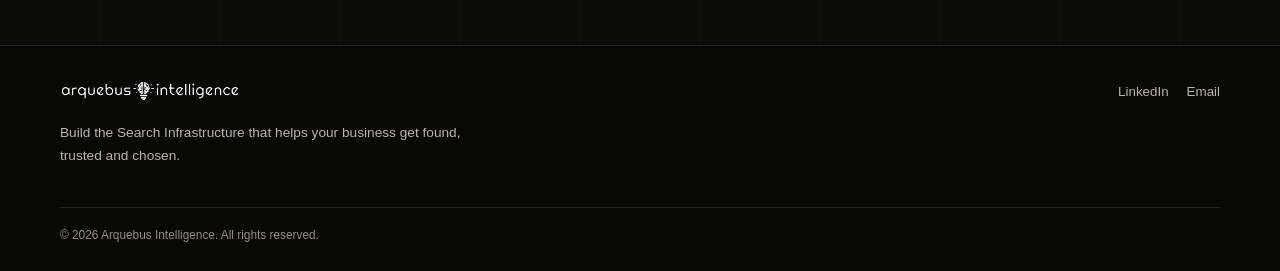
<file: services/index.html>
<!doctype html>
<html lang="en">
<head>
  <meta charset="utf-8">
  <meta name="viewport" content="width=device-width, initial-scale=1">
  <meta name="google-site-verification" content="BUTrSLzyXpjo1iDIC3saBx_FAhi9yW1CzKXiQrqh_Y4">
  <title>Search Infrastructure for Customer Acquisition | Arquebus Intelligence</title>
  <meta name="description" content="Explore how Arquebus Intelligence aligns business strategy, brand positioning, GTM strategy, SEO, AEO and expert-led content to strengthen visibility, credibility and customer acquisition across channels.">
  <meta name="robots" content="index,follow,max-snippet:-1,max-image-preview:large,max-video-preview:-1">
  <link rel="canonical" href="https://arquebusintelligence.com/services/">
  <link rel="icon" href="/favicon.ico">
  <link rel="icon" type="image/png" sizes="32x32" href="/favicon-32x32.png">
  <link rel="apple-touch-icon" sizes="180x180" href="/apple-touch-icon.png">
  <link rel="manifest" href="/site.webmanifest">
  <meta property="og:type" content="website">
  <meta property="og:url" content="https://arquebusintelligence.com/services/">
  <meta property="og:site_name" content="Arquebus Intelligence">
  <meta property="og:title" content="Search Infrastructure for Customer Acquisition | Arquebus Intelligence">
  <meta property="og:description" content="Explore how Arquebus Intelligence aligns business strategy, brand positioning, GTM strategy, SEO, AEO and expert-led content to strengthen visibility, credibility and customer acquisition across channels.">
  <meta property="og:image" content="https://arquebusintelligence.com/og-image.png">
  <meta name="twitter:card" content="summary_large_image">
<meta name="twitter:title" content="Search Infrastructure for Customer Acquisition | Arquebus Intelligence">
  <meta name="twitter:description" content="Explore how Arquebus Intelligence aligns business strategy, brand positioning, GTM strategy, SEO, AEO and expert-led content to strengthen visibility, credibility and customer acquisition across channels.">
  <meta name="twitter:image" content="https://arquebusintelligence.com/og-image.png">
  <link rel="stylesheet" href="/styles.css">
  <script type="application/ld+json">
{
  "@context": "https://schema.org",
  "@graph": [
    {
      "@type": "Organization",
      "@id": "https://arquebusintelligence.com/#organization",
      "name": "Arquebus Intelligence",
      "url": "https://arquebusintelligence.com/",
      "logo": "https://arquebusintelligence.com/arquebus_intelligence_logo_white.png",
      "description": "Arquebus Intelligence builds GTM-aligned Search Infrastructure, connecting business strategy, brand positioning, messaging, buyer research and search visibility to strengthen credibility and support customer acquisition across inbound, paid and outbound channels.",
      "foundingDate": "2024",
      "founder": {
        "@id": "https://arquebusintelligence.com/#founder-manik-kamath"
      },
      "sameAs": [
        "https://www.linkedin.com/company/arquebus-intelligence/posts/?viewAsMember=true"
      ],
      "areaServed": "Worldwide",
      "knowsAbout": [
        "Search engine optimisation",
        "Technical SEO",
        "Content strategy",
        "Buyer research",
        "AI search visibility",
        "Answer engine optimisation",
        "Inbound acquisition",
        "Conversion optimisation"
      ],
      "employee": {
        "@id": "https://arquebusintelligence.com/#cofounder-firzan-suhud"
      }
    },
    {
      "@type": "WebSite",
      "@id": "https://arquebusintelligence.com/#website",
      "url": "https://arquebusintelligence.com/",
      "name": "Arquebus Intelligence",
      "publisher": {
        "@id": "https://arquebusintelligence.com/#organization"
      }
    },
    {
      "@type": "WebPage",
      "@id": "https://arquebusintelligence.com/services/#webpage",
      "url": "https://arquebusintelligence.com/services/",
      "name": "Search Infrastructure for Customer Acquisition | Arquebus Intelligence",
      "description": "Explore how Arquebus Intelligence aligns business strategy, brand positioning, GTM strategy, SEO, AEO and expert-led content to strengthen visibility, credibility and customer acquisition across channels.",
      "isPartOf": {
        "@id": "https://arquebusintelligence.com/#website"
      },
      "about": {
        "@id": "https://arquebusintelligence.com/#organization"
      }
    },
    {
      "@type": "Person",
      "@id": "https://arquebusintelligence.com/#founder-manik-kamath",
      "name": "Manik Kamath",
      "jobTitle": "Founder",
      "sameAs": [
        "https://www.linkedin.com/in/manikkamath/",
        "https://x.com/elcapitanmlb"
      ],
      "worksFor": {
        "@id": "https://arquebusintelligence.com/#organization"
      }
    },
    {
      "@type": "Person",
      "@id": "https://arquebusintelligence.com/#cofounder-firzan-suhud",
      "name": "Firzan Suhud",
      "jobTitle": "Co-Founder",
      "sameAs": [
        "https://www.linkedin.com/in/firzan-suhud-401538267/",
        "https://x.com/firzan_suhud"
      ],
      "worksFor": {
        "@id": "https://arquebusintelligence.com/#organization"
      }
    }
  ]
}
</script>
</head><body><a class="skip-link" href="#main">Skip to content</a>
<header class="site-header"><div class="container nav">
<a class="brand" href="/" aria-label="Arquebus Intelligence home"><img src="/arquebus_intelligence_logo_white.png" alt="Arquebus Intelligence" width="190" height="48"></a>
<button class="nav-toggle" type="button" aria-expanded="false" aria-controls="primary-nav" aria-label="Open navigation">☰</button>
<nav class="nav-links" id="primary-nav" aria-label="Primary navigation"><a href="/services/">What We Do</a><a href="/who-we-help/">Who We Help</a><a href="/how-we-work/">How We Work</a><a href="/about/">About</a><a class="button header-cta" href="/strategic-visibility-review/">Book a Review</a></nav>
</div></header><main id="main"><section class="page-hero"><div class="container"><p class="eyebrow page-kicker">What We Do</p><h1>Building the Search Infrastructure that helps your business get found, trusted and chosen.</h1><div class="what-we-do-framework">
<article class="what-we-do-panel">
<p class="what-we-do-panel-kicker">01 / Strategic alignment</p>
<h2>We align</h2>
<ul>
<li>Business &amp; sales objectives</li>
<li>Brand, positioning &amp; messaging</li>
<li>Go-to-market strategy</li>
</ul>
</article>
<article class="what-we-do-panel what-we-do-panel-outcomes">
<p class="what-we-do-panel-kicker">02 / Search Infrastructure</p>
<h2>To deliver</h2>
<ul>
<li>Stronger discovery &amp; credibility</li>
<li>More qualified buyer demand</li>
<li>Stronger acquisition across organic, paid &amp; outbound</li>
<li>Reduced customer acquisition cost (CAC)</li>
</ul>
</article>
</div><div class="hero-actions"><a class="button" href="/strategic-visibility-review/">Book a Strategic Visibility Review</a></div></div></section>
<section class="section workflow-section"><div class="container">
<div class="section-intro">
<p class="eyebrow">Our approach</p>
<h2>From GTM strategy to Search Infrastructure.</h2>

</div>
<div class="workflow-grid">
<article class="workflow-card"><div class="workflow-top"><span class="workflow-number">01</span><span class="workflow-label">Diagnose</span></div><h3>Understand the business and its market</h3><p>Assess the current offer, ideal customer profile, market opportunity, competitive landscape, positioning and messaging. Identify where the value proposition is strong, where it is unclear and where opportunities are being missed.</p><div class="workflow-output"><strong>Outputs</strong><span>ICP clarity, positioning gaps, market and competitor insights</span></div></article>
<article class="workflow-card"><div class="workflow-top"><span class="workflow-number">02</span><span class="workflow-label">Align</span></div><h3>Connect marketing, GTM and sales</h3><p>Review marketing and go-to-market goals, acquisition channels, sales processes and performance measures. Align brand positioning, messaging and sales conversations around a consistent value proposition that resonates with the right buyers.</p><div class="workflow-output"><strong>Outputs</strong><span>GTM priorities, messaging alignment, acquisition objectives</span></div></article>
<article class="workflow-card"><div class="workflow-top"><span class="workflow-number">03</span><span class="workflow-label">Integrate</span></div><h3>Build aligned Search Infrastructure</h3><p>Translate business strategy and messaging into search initiatives. Align SEO, AEO, technical foundations, buyer-led content and AI search visibility with the questions buyers ask and the criteria they use to evaluate providers.</p><div class="workflow-output"><strong>Outputs</strong><span>Search priorities, content opportunities, implementation roadmap</span></div></article>
<article class="workflow-card"><div class="workflow-top"><span class="workflow-number">04</span><span class="workflow-label">Optimise</span></div><h3>Measure commercial impact</h3><p>Connect strategy and execution to business performance. Prioritise improvements that can strengthen qualified demand, conversion and pipeline efficiency, using available data to evaluate acquisition costs and guide future investment.</p><div class="workflow-output"><strong>Outputs</strong><span>Performance measures, prioritised experiments, ongoing optimisation</span></div></article>
</div>
<div class="commercial-outcome"><div class="outcome-mark" aria-hidden="true">↗</div><div><p class="eyebrow">The commercial objective</p><h3>Build a more efficient acquisition system.</h3><p>Attract the right buyers, reinforce trust across marketing and sales touchpoints, and support the goal of reducing customer acquisition cost (CAC).</p></div></div>
</div></section>
<section class="section channel-section"><div class="container">
<div class="section-intro"><p class="eyebrow">Built for the whole GTM system</p><h2>One search strategy. Multiple acquisition channels.</h2><p class="lead">Search Infrastructure is not limited to organic traffic. It can strengthen brand visibility and credibility wherever buyers discover, research and evaluate your business.</p></div>
<div class="channel-diagram">
<div class="infrastructure-node"><span class="infra-kicker">The foundation</span><h3>Search Infrastructure</h3><p>Positioning · Messaging · SEO · AEO · Content · AI search visibility</p></div>
<div class="channel-connector" aria-hidden="true"><span></span><span></span><span></span></div>
<div class="channel-grid">
<article class="channel-card"><span class="channel-symbol" aria-hidden="true">⌕</span><h3>Organic</h3><p>Capture active buyer research and help the right audiences discover your expertise.</p></article>
<article class="channel-card"><span class="channel-symbol" aria-hidden="true">↗</span><h3>Paid</h3><p>Reinforce relevance and credibility across campaigns and landing pages to support conversion.</p></article>
<article class="channel-card"><span class="channel-symbol" aria-hidden="true">➤</span><h3>Outbound</h3><p>Support sales conversations with consistent messaging and credible information buyers can validate.</p></article>
</div>
<div class="channel-connector channel-connector-down" aria-hidden="true"><span></span></div>
<div class="shared-outcomes"><p class="eyebrow">Shared commercial outcomes</p><div class="outcome-columns"><ul><li>Qualified pipeline</li><li>Increased conversion</li><li>Increased acquisition efficiency</li></ul><ul><li>Lower customer acquisition cost (CAC)</li><li>Greater return on acquisition spend</li></ul></div></div>
</div>
<p class="channel-note">The contribution of each channel should be assessed using available performance and attribution data. Search can reinforce other channels, even when it is not the final conversion source.</p>
<div class="final-cta"><div><p class="eyebrow">Start with clarity</p><h2>Build your Search Infrastructure around the business goals that matter.</h2><p>Start with a strategic review of your positioning, messaging, GTM alignment, search visibility and growth opportunities.</p></div><a class="button" href="/strategic-visibility-review/">Book a Strategic Visibility Review</a></div>
</div></section>
</main><footer class="site-footer"><div class="container">
<div class="footer-top"><div class="footer-brand"><a href="/" aria-label="Arquebus Intelligence home"><img src="/arquebus_intelligence_logo_white.png" alt="Arquebus Intelligence" width="180" height="45" loading="lazy"></a><p>Build the Search Infrastructure that helps your business get found, trusted and chosen.</p></div>
<div class="footer-links" aria-label="Connect with Arquebus Intelligence"><a href="https://www.linkedin.com/company/arquebus-intelligence/posts/?viewAsMember=true" target="_blank" rel="noopener noreferrer">LinkedIn</a><a href="mailto:manik@arquebusintelligence.com">Email</a></div></div>
<div class="footer-bottom"><span>© 2026 Arquebus Intelligence. All rights reserved.</span></div>
</div></footer>
<script>
const toggle=document.querySelector('.nav-toggle');
const links=document.querySelector('.nav-links');
if(toggle&&links){toggle.addEventListener('click',()=>{const open=links.classList.toggle('open');toggle.setAttribute('aria-expanded',String(open));toggle.setAttribute('aria-label',open?'Close navigation':'Open navigation');toggle.textContent=open?'×':'☰';});links.querySelectorAll('a').forEach(a=>a.addEventListener('click',()=>{links.classList.remove('open');toggle.setAttribute('aria-expanded','false');toggle.textContent='☰';}));}
</script><script>

(function(){
 const reduce=window.matchMedia('(prefers-reduced-motion: reduce)').matches;
 const fine=window.matchMedia('(pointer: fine)').matches;
 if(fine&&!reduce){const light=document.createElement('div');light.className='site-spotlight';light.setAttribute('aria-hidden','true');document.body.insertBefore(light,document.body.firstChild);let frame=0,x=0,y=0;document.addEventListener('pointermove',e=>{x=e.clientX;y=e.clientY;if(!frame)frame=requestAnimationFrame(()=>{document.documentElement.style.setProperty('--spot-x',x+'px');document.documentElement.style.setProperty('--spot-y',y+'px');document.body.classList.add('spotlight-live');frame=0})},{passive:true});document.addEventListener('pointerleave',()=>document.body.classList.remove('spotlight-live'),{passive:true})}
 if(reduce||!('IntersectionObserver'in window))return;
 const targets=document.querySelectorAll('.page-hero h1,.hero h1,.section-head,.section h2');if(!targets.length)return;targets.forEach(el=>el.classList.add('motion-reveal'));
 const observer=new IntersectionObserver(entries=>entries.forEach(entry=>{if(entry.isIntersecting){entry.target.classList.add('is-visible');observer.unobserve(entry.target)}}),{threshold:.12,rootMargin:'0px 0px -24px 0px'});targets.forEach(el=>observer.observe(el));
})();

</script></body></html>
</file>
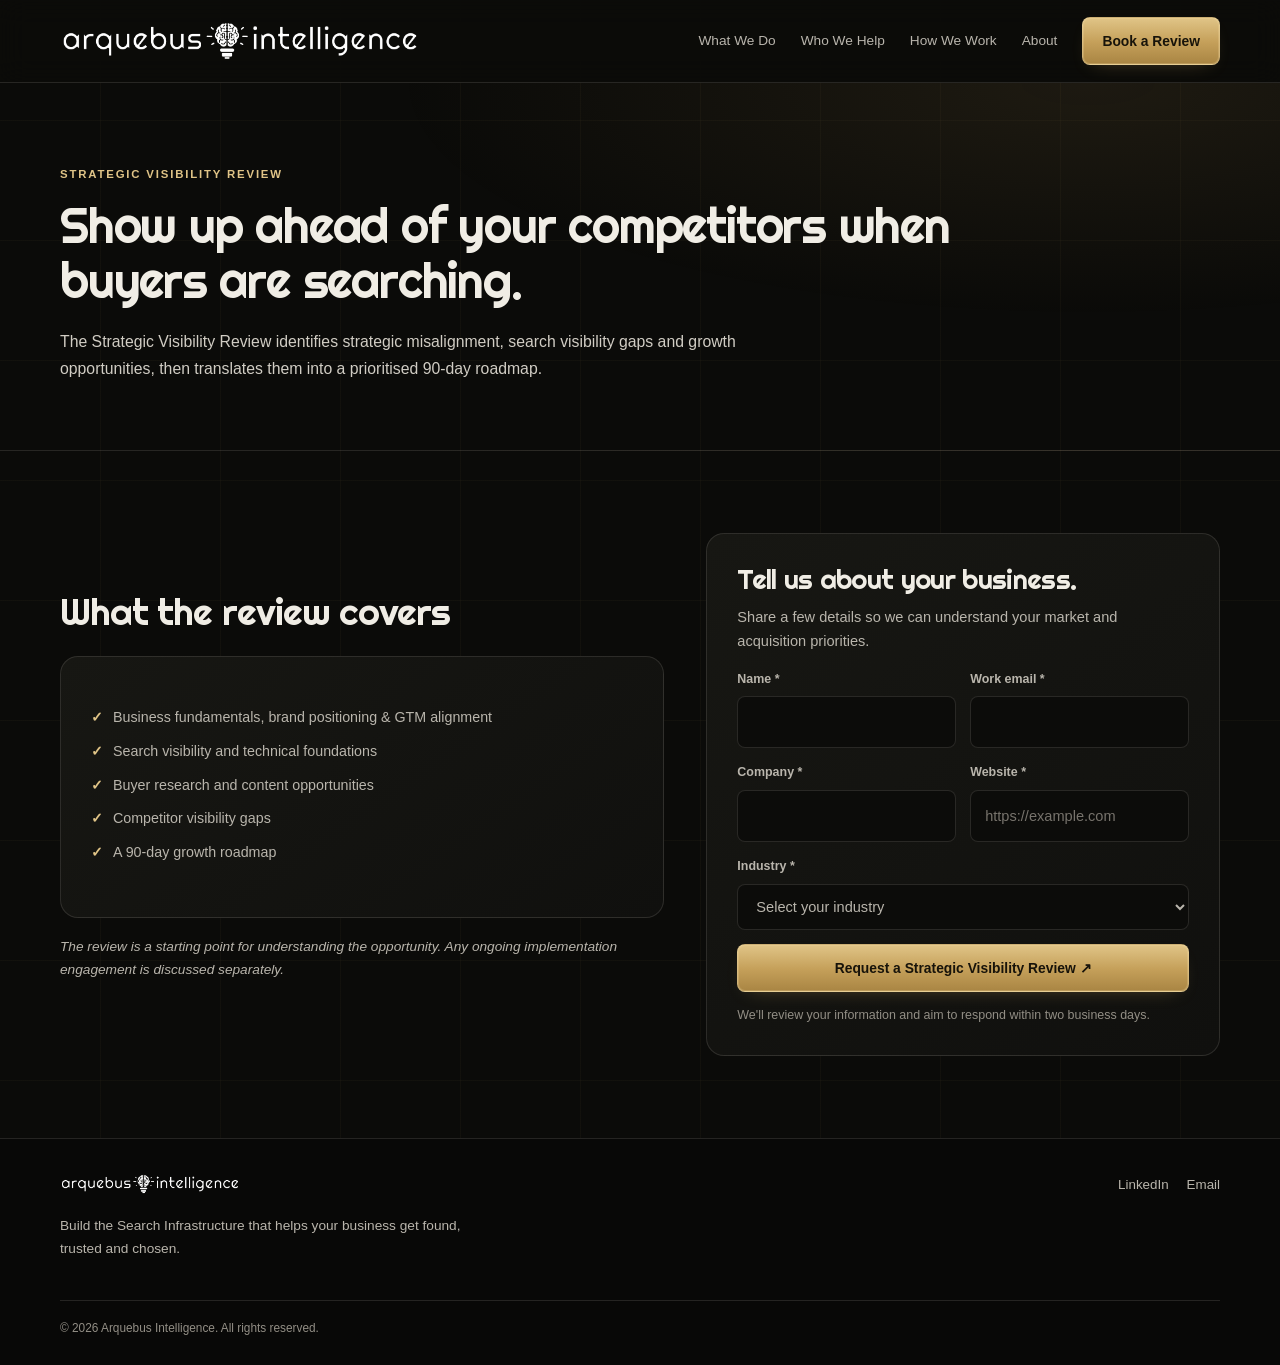
<file: strategic-visibility-review/index.html>
<!doctype html>
<html lang="en">
<head>
  <meta charset="utf-8">
  <meta name="viewport" content="width=device-width, initial-scale=1">
  <meta name="google-site-verification" content="BUTrSLzyXpjo1iDIC3saBx_FAhi9yW1CzKXiQrqh_Y4">
  <title>Strategic Visibility Review | Arquebus Intelligence</title>
  <meta name="description" content="Request a Strategic Visibility Review covering business fundamentals, brand strategy, GTM alignment, search visibility, search opportunity, customer economics, buyer research and a 90-day growth roadmap.">
  <meta name="robots" content="index,follow,max-snippet:-1,max-image-preview:large,max-video-preview:-1">
  <link rel="canonical" href="https://arquebusintelligence.com/strategic-visibility-review/">
  <link rel="icon" href="/favicon.ico">
  <link rel="icon" type="image/png" sizes="32x32" href="/favicon-32x32.png">
  <link rel="apple-touch-icon" sizes="180x180" href="/apple-touch-icon.png">
  <link rel="manifest" href="/site.webmanifest">
  <meta property="og:type" content="website">
  <meta property="og:url" content="https://arquebusintelligence.com/strategic-visibility-review/">
  <meta property="og:site_name" content="Arquebus Intelligence">
  <meta property="og:title" content="Strategic Visibility Review | Arquebus Intelligence">
  <meta property="og:description" content="Request a Strategic Visibility Review covering business fundamentals, brand strategy, GTM alignment, search visibility, search opportunity, customer economics, buyer research and a 90-day growth roadmap.">
  <meta property="og:image" content="https://arquebusintelligence.com/og-image.png">
  <meta name="twitter:card" content="summary_large_image">
<meta name="twitter:title" content="Strategic Visibility Review | Arquebus Intelligence">
  <meta name="twitter:description" content="Request a Strategic Visibility Review covering business fundamentals, brand strategy, GTM alignment, search visibility, search opportunity, customer economics, buyer research and a 90-day growth roadmap.">
  <meta name="twitter:image" content="https://arquebusintelligence.com/og-image.png">
  <link rel="stylesheet" href="/styles.css">
  <script type="application/ld+json">
{
  "@context": "https://schema.org",
  "@graph": [
    {
      "@type": "Organization",
      "@id": "https://arquebusintelligence.com/#organization",
      "name": "Arquebus Intelligence",
      "url": "https://arquebusintelligence.com/",
      "logo": "https://arquebusintelligence.com/arquebus_intelligence_logo_white.png",
      "description": "Arquebus Intelligence builds GTM-aligned Search Infrastructure, connecting business strategy, brand positioning, messaging, buyer research and search visibility to strengthen credibility and support customer acquisition across inbound, paid and outbound channels.",
      "foundingDate": "2024",
      "founder": {
        "@id": "https://arquebusintelligence.com/#founder-manik-kamath"
      },
      "sameAs": [
        "https://www.linkedin.com/company/arquebus-intelligence/posts/?viewAsMember=true"
      ],
      "areaServed": "Worldwide",
      "knowsAbout": [
        "Search engine optimisation",
        "Technical SEO",
        "Content strategy",
        "Buyer research",
        "AI search visibility",
        "Answer engine optimisation",
        "Inbound acquisition",
        "Conversion optimisation"
      ],
      "employee": {
        "@id": "https://arquebusintelligence.com/#cofounder-firzan-suhud"
      }
    },
    {
      "@type": "WebSite",
      "@id": "https://arquebusintelligence.com/#website",
      "url": "https://arquebusintelligence.com/",
      "name": "Arquebus Intelligence",
      "publisher": {
        "@id": "https://arquebusintelligence.com/#organization"
      }
    },
    {
      "@type": "WebPage",
      "@id": "https://arquebusintelligence.com/strategic-visibility-review/#webpage",
      "url": "https://arquebusintelligence.com/strategic-visibility-review/",
      "name": "Strategic Visibility Review | Arquebus Intelligence",
      "description": "Request a Strategic Visibility Review covering business fundamentals, brand strategy, GTM alignment, search visibility, search opportunity, customer economics, buyer research and a 90-day growth roadmap.",
      "isPartOf": {
        "@id": "https://arquebusintelligence.com/#website"
      },
      "about": {
        "@id": "https://arquebusintelligence.com/#organization"
      }
    },
    {
      "@type": "Person",
      "@id": "https://arquebusintelligence.com/#founder-manik-kamath",
      "name": "Manik Kamath",
      "jobTitle": "Founder",
      "sameAs": [
        "https://www.linkedin.com/in/manikkamath/",
        "https://x.com/elcapitanmlb"
      ],
      "worksFor": {
        "@id": "https://arquebusintelligence.com/#organization"
      }
    },
    {
      "@type": "Person",
      "@id": "https://arquebusintelligence.com/#cofounder-firzan-suhud",
      "name": "Firzan Suhud",
      "jobTitle": "Co-Founder",
      "sameAs": [
        "https://www.linkedin.com/in/firzan-suhud-401538267/",
        "https://x.com/firzan_suhud"
      ],
      "worksFor": {
        "@id": "https://arquebusintelligence.com/#organization"
      }
    }
  ]
}
</script>
</head><body><a class="skip-link" href="#main">Skip to content</a>
<header class="site-header"><div class="container nav">
<a class="brand" href="/" aria-label="Arquebus Intelligence home"><img src="/arquebus_intelligence_logo_white.png" alt="Arquebus Intelligence" width="190" height="48"></a>
<button class="nav-toggle" type="button" aria-expanded="false" aria-controls="primary-nav" aria-label="Open navigation">☰</button>
<nav class="nav-links" id="primary-nav" aria-label="Primary navigation"><a href="/services/">What We Do</a><a href="/who-we-help/">Who We Help</a><a href="/how-we-work/">How We Work</a><a href="/about/">About</a><a class="button header-cta" href="/strategic-visibility-review/">Book a Review</a></nav>
</div></header><main id="main"><section class="page-hero"><div class="container"><p class="eyebrow">Strategic Visibility Review</p><h1>Show up ahead of your competitors when buyers are searching.</h1><p class="lead">The Strategic Visibility Review identifies strategic misalignment, search visibility gaps and growth opportunities, then translates them into a prioritised 90-day roadmap.</p></div></section>
<section class="section"><div class="container split-cta"><div><h2>What the review covers</h2><div class="review-card" style="margin-top:22px"><ul><li>Business fundamentals, brand positioning &amp; GTM alignment</li><li>Search visibility and technical foundations</li><li>Buyer research and content opportunities</li><li>Competitor visibility gaps</li><li>A 90-day growth roadmap</li></ul></div><p style="margin-top:18px;font-style:italic;font-size:.9rem">The review is a starting point for understanding the opportunity. Any ongoing implementation engagement is discussed separately.</p></div>
<div class="review-card"><h2 style="font-size:1.8rem;margin-bottom:10px">Tell us about your business.</h2><p>Share a few details so we can understand your market and acquisition priorities.</p>
<form id="reviewForm">
<div class="form-grid">
<div class="form-field"><label for="f-name">Name *</label><input id="f-name" name="name" autocomplete="name" required></div>
<div class="form-field"><label for="f-email">Work email *</label><input id="f-email" name="email" type="email" autocomplete="email" required></div>
<div class="form-field"><label for="f-company">Company *</label><input id="f-company" name="company" autocomplete="organization" required></div>
<div class="form-field"><label for="f-website">Website *</label><input id="f-website" name="website" type="url" placeholder="https://example.com" required></div>
<div class="form-field full"><label for="f-type">Industry *</label><select id="f-type" name="type" required><option value="">Select your industry</option><option>Financial services and insurance</option><option>Cybersecurity and specialist technology</option><option>Healthcare and health technology</option><option>Education, training and certification</option><option>Industrial, manufacturing and engineering</option><option>Other</option></select></div>
<div class="form-field full"><button class="button" type="submit" id="reviewSubmit">Request a Strategic Visibility Review ↗</button></div>
</div>
<p class="form-note">We'll review your information and aim to respond within two business days.</p>
</form><div class="form-success" id="reviewSuccess" role="status" aria-live="polite">Thanks for reaching out. Your request has been sent. We'll review the details and get back to you.</div>
</div></div></section>
<script>
const REVIEW_ENDPOINT='https://script.google.com/macros/s/AKfycbxNynggV1ch6ZTJmuo-zT_C0QpgcftUrxzlccqiFXD56DYmyaem3ImGIiW_tXzhiCs/exec';
const reviewForm=document.getElementById('reviewForm');
reviewForm.addEventListener('submit',async event=>{
 event.preventDefault();
 const button=document.getElementById('reviewSubmit');
 button.disabled=true;button.textContent='Sending…';
 const payload={name:document.getElementById('f-name').value.trim(),email:document.getElementById('f-email').value.trim(),company:document.getElementById('f-company').value.trim(),website:document.getElementById('f-website').value.trim(),type:document.getElementById('f-type').value};
 try{
  await fetch(REVIEW_ENDPOINT,{method:'POST',mode:'no-cors',headers:{'Content-Type':'application/json'},body:JSON.stringify(payload)});
  reviewForm.hidden=true;document.getElementById('reviewSuccess').style.display='block';
 }catch(error){
  button.disabled=false;button.textContent='Try again — request not sent'; 
 }
});
</script></main><footer class="site-footer"><div class="container">
<div class="footer-top"><div class="footer-brand"><a href="/" aria-label="Arquebus Intelligence home"><img src="/arquebus_intelligence_logo_white.png" alt="Arquebus Intelligence" width="180" height="45" loading="lazy"></a><p>Build the Search Infrastructure that helps your business get found, trusted and chosen.</p></div>
<div class="footer-links" aria-label="Connect with Arquebus Intelligence"><a href="https://www.linkedin.com/company/arquebus-intelligence/posts/?viewAsMember=true" target="_blank" rel="noopener noreferrer">LinkedIn</a><a href="mailto:manik@arquebusintelligence.com">Email</a></div></div>
<div class="footer-bottom"><span>© 2026 Arquebus Intelligence. All rights reserved.</span></div>
</div></footer>
<script>
const toggle=document.querySelector('.nav-toggle');
const links=document.querySelector('.nav-links');
if(toggle&&links){toggle.addEventListener('click',()=>{const open=links.classList.toggle('open');toggle.setAttribute('aria-expanded',String(open));toggle.setAttribute('aria-label',open?'Close navigation':'Open navigation');toggle.textContent=open?'×':'☰';});links.querySelectorAll('a').forEach(a=>a.addEventListener('click',()=>{links.classList.remove('open');toggle.setAttribute('aria-expanded','false');toggle.textContent='☰';}));}
</script><script>

(function(){
 const reduce=window.matchMedia('(prefers-reduced-motion: reduce)').matches;
 const fine=window.matchMedia('(pointer: fine)').matches;
 if(fine&&!reduce){const light=document.createElement('div');light.className='site-spotlight';light.setAttribute('aria-hidden','true');document.body.insertBefore(light,document.body.firstChild);let frame=0,x=0,y=0;document.addEventListener('pointermove',e=>{x=e.clientX;y=e.clientY;if(!frame)frame=requestAnimationFrame(()=>{document.documentElement.style.setProperty('--spot-x',x+'px');document.documentElement.style.setProperty('--spot-y',y+'px');document.body.classList.add('spotlight-live');frame=0})},{passive:true});document.addEventListener('pointerleave',()=>document.body.classList.remove('spotlight-live'),{passive:true})}
 if(reduce||!('IntersectionObserver'in window))return;
 const targets=document.querySelectorAll('.page-hero h1,.hero h1,.section-head,.section h2');if(!targets.length)return;targets.forEach(el=>el.classList.add('motion-reveal'));
 const observer=new IntersectionObserver(entries=>entries.forEach(entry=>{if(entry.isIntersecting){entry.target.classList.add('is-visible');observer.unobserve(entry.target)}}),{threshold:.12,rootMargin:'0px 0px -24px 0px'});targets.forEach(el=>observer.observe(el));
})();

</script></body></html>
</file>
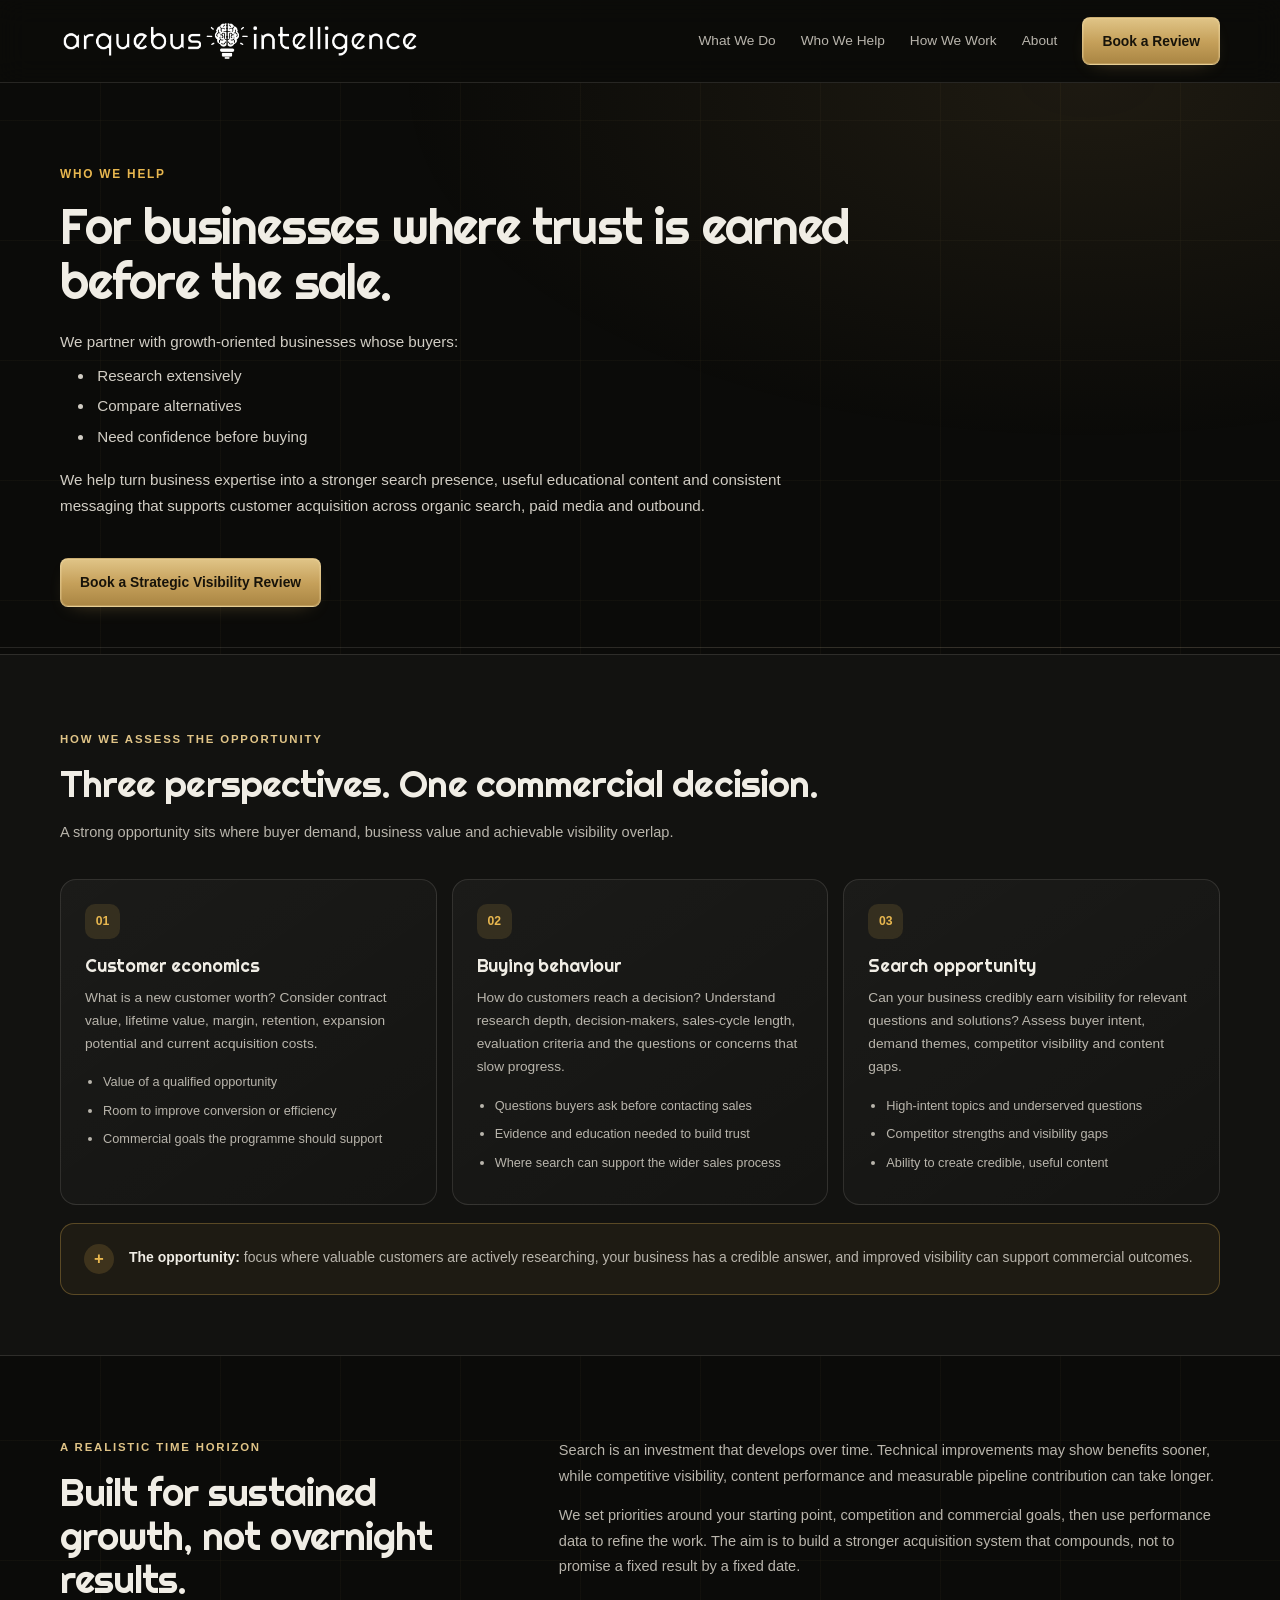
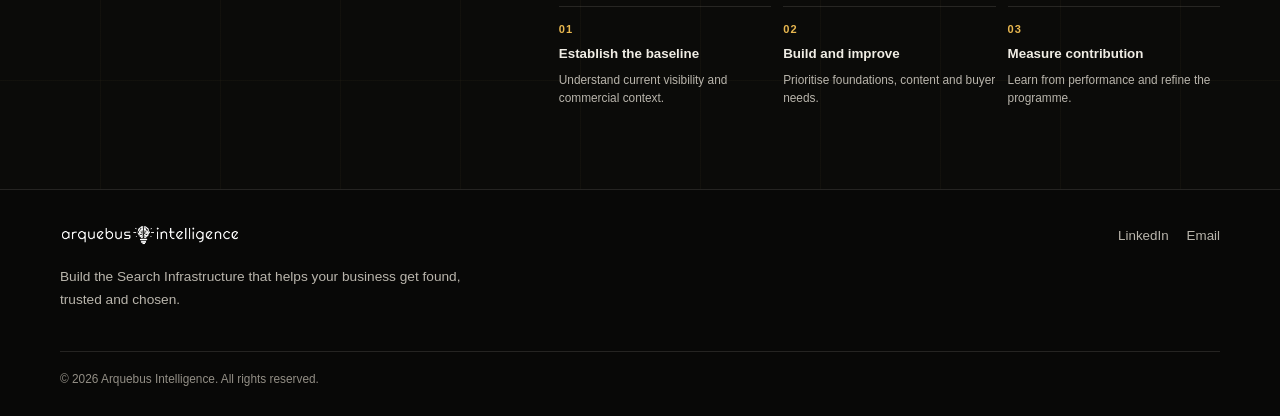
<file: who-we-help/index.html>
<!doctype html>
<html lang="en">
<head>
  <meta charset="utf-8">
  <meta name="viewport" content="width=device-width, initial-scale=1">
  <meta name="google-site-verification" content="BUTrSLzyXpjo1iDIC3saBx_FAhi9yW1CzKXiQrqh_Y4">
  <title>Who We Help | Businesses Ready for Search-Led Growth | Arquebus Intelligence</title>
  <meta name="description" content="We work with businesses whose buyers research extensively, compare providers and value expertise. We assess customer economics, buying behaviour and search opportunity to identify potential for stronger customer acquisition.">
  <meta name="robots" content="index,follow,max-snippet:-1,max-image-preview:large,max-video-preview:-1">
  <link rel="canonical" href="https://arquebusintelligence.com/who-we-help/">
  <link rel="icon" href="/favicon.ico">
  <link rel="icon" type="image/png" sizes="32x32" href="/favicon-32x32.png">
  <link rel="apple-touch-icon" sizes="180x180" href="/apple-touch-icon.png">
  <link rel="manifest" href="/site.webmanifest">
  <meta property="og:type" content="website">
  <meta property="og:url" content="https://arquebusintelligence.com/who-we-help/">
  <meta property="og:site_name" content="Arquebus Intelligence">
  <meta property="og:title" content="Who We Help | Businesses Ready for Search-Led Growth | Arquebus Intelligence">
  <meta property="og:description" content="We work with businesses whose buyers research extensively, compare providers and value expertise. We assess customer economics, buying behaviour and search opportunity to identify potential for stronger customer acquisition.">
  <meta property="og:image" content="https://arquebusintelligence.com/og-image.png">
  <meta name="twitter:card" content="summary_large_image">
<meta name="twitter:title" content="Who We Help | Businesses Ready for Search-Led Growth | Arquebus Intelligence">
  <meta name="twitter:description" content="We work with businesses whose buyers research extensively, compare providers and value expertise. We assess customer economics, buying behaviour and search opportunity to identify potential for stronger customer acquisition.">
  <meta name="twitter:image" content="https://arquebusintelligence.com/og-image.png">
  <link rel="stylesheet" href="/styles.css">
  <script type="application/ld+json">
{
  "@context": "https://schema.org",
  "@graph": [
    {
      "@type": "Organization",
      "@id": "https://arquebusintelligence.com/#organization",
      "name": "Arquebus Intelligence",
      "url": "https://arquebusintelligence.com/",
      "logo": "https://arquebusintelligence.com/arquebus_intelligence_logo_white.png",
      "description": "Arquebus Intelligence builds GTM-aligned Search Infrastructure, connecting business strategy, brand positioning, messaging, buyer research and search visibility to strengthen credibility and support customer acquisition across inbound, paid and outbound channels.",
      "foundingDate": "2024",
      "founder": {
        "@id": "https://arquebusintelligence.com/#founder-manik-kamath"
      },
      "sameAs": [
        "https://www.linkedin.com/company/arquebus-intelligence/posts/?viewAsMember=true"
      ],
      "areaServed": "Worldwide",
      "knowsAbout": [
        "Search engine optimisation",
        "Technical SEO",
        "Content strategy",
        "Buyer research",
        "AI search visibility",
        "Answer engine optimisation",
        "Inbound acquisition",
        "Conversion optimisation"
      ],
      "employee": {
        "@id": "https://arquebusintelligence.com/#cofounder-firzan-suhud"
      }
    },
    {
      "@type": "WebSite",
      "@id": "https://arquebusintelligence.com/#website",
      "url": "https://arquebusintelligence.com/",
      "name": "Arquebus Intelligence",
      "publisher": {
        "@id": "https://arquebusintelligence.com/#organization"
      }
    },
    {
      "@type": "WebPage",
      "@id": "https://arquebusintelligence.com/who-we-help/#webpage",
      "url": "https://arquebusintelligence.com/who-we-help/",
      "name": "Who We Help | Businesses Ready for Search-Led Growth | Arquebus Intelligence",
      "description": "We work with businesses whose buyers research extensively, compare providers and value expertise. We assess customer economics, buying behaviour and search opportunity to identify potential for stronger customer acquisition.",
      "isPartOf": {
        "@id": "https://arquebusintelligence.com/#website"
      },
      "about": {
        "@id": "https://arquebusintelligence.com/#organization"
      }
    },
    {
      "@type": "Person",
      "@id": "https://arquebusintelligence.com/#founder-manik-kamath",
      "name": "Manik Kamath",
      "jobTitle": "Founder",
      "sameAs": [
        "https://www.linkedin.com/in/manikkamath/",
        "https://x.com/elcapitanmlb"
      ],
      "worksFor": {
        "@id": "https://arquebusintelligence.com/#organization"
      }
    },
    {
      "@type": "Person",
      "@id": "https://arquebusintelligence.com/#cofounder-firzan-suhud",
      "name": "Firzan Suhud",
      "jobTitle": "Co-Founder",
      "sameAs": [
        "https://www.linkedin.com/in/firzan-suhud-401538267/",
        "https://x.com/firzan_suhud"
      ],
      "worksFor": {
        "@id": "https://arquebusintelligence.com/#organization"
      }
    }
  ]
}
</script>
</head><body><a class="skip-link" href="#main">Skip to content</a>
<header class="site-header"><div class="container nav">
<a class="brand" href="/" aria-label="Arquebus Intelligence home"><img src="/arquebus_intelligence_logo_white.png" alt="Arquebus Intelligence" width="190" height="48"></a>
<button class="nav-toggle" type="button" aria-expanded="false" aria-controls="primary-nav" aria-label="Open navigation">☰</button>
<nav class="nav-links" id="primary-nav" aria-label="Primary navigation"><a href="/services/">What We Do</a><a href="/who-we-help/" aria-current="page">Who We Help</a><a href="/how-we-work/">How We Work</a><a href="/about/">About</a><a class="button header-cta" href="/strategic-visibility-review/">Book a Review</a></nav>
</div></header>
<main id="main">
<section class="page-hero who-hero"><div class="container">
<p class="eyebrow page-kicker">Who we help</p>
<h1>For businesses where trust is earned before the sale.</h1>
<p class="lead who-buyer-intro">We partner with growth-oriented businesses whose buyers:</p>
<ul class="who-buyer-list">
<li>Research extensively</li>
<li>Compare alternatives</li>
<li>Need confidence before buying</li>
</ul>
<p class="who-hero-copy">We help turn business expertise into a stronger search presence, useful educational content and consistent messaging that supports customer acquisition across organic search, paid media and outbound.</p>
<a class="button who-hero-cta" href="/strategic-visibility-review/">Book a Strategic Visibility Review</a>
</div></section>
<section class="section compact dark-panel who-opportunity"><div class="container">
<div class="section-head"><p class="eyebrow">How we assess the opportunity</p><h2>Three perspectives. One commercial decision.</h2><p>A strong opportunity sits where buyer demand, business value and achievable visibility overlap.</p></div>
<div class="who-opportunity-grid">
<article class="who-opportunity-card"><span class="who-opportunity-index">01</span><h3>Customer economics</h3><p>What is a new customer worth? Consider contract value, lifetime value, margin, retention, expansion potential and current acquisition costs.</p><ul><li>Value of a qualified opportunity</li><li>Room to improve conversion or efficiency</li><li>Commercial goals the programme should support</li></ul></article>
<article class="who-opportunity-card"><span class="who-opportunity-index">02</span><h3>Buying behaviour</h3><p>How do customers reach a decision? Understand research depth, decision-makers, sales-cycle length, evaluation criteria and the questions or concerns that slow progress.</p><ul><li>Questions buyers ask before contacting sales</li><li>Evidence and education needed to build trust</li><li>Where search can support the wider sales process</li></ul></article>
<article class="who-opportunity-card"><span class="who-opportunity-index">03</span><h3>Search opportunity</h3><p>Can your business credibly earn visibility for relevant questions and solutions? Assess buyer intent, demand themes, competitor visibility and content gaps.</p><ul><li>High-intent topics and underserved questions</li><li>Competitor strengths and visibility gaps</li><li>Ability to create credible, useful content</li></ul></article>
</div>
<div class="who-overlap-note"><span class="who-overlap-mark">+</span><p><strong>The opportunity:</strong> focus where valuable customers are actively researching, your business has a credible answer, and improved visibility can support commercial outcomes.</p></div>
</div></section>
<section class="section who-timeline-section"><div class="container who-timeline-layout"><div><p class="eyebrow">A realistic time horizon</p><h2>Built for sustained growth, not overnight results.</h2></div><div class="who-timeline-copy"><p>Search is an investment that develops over time. Technical improvements may show benefits sooner, while competitive visibility, content performance and measurable pipeline contribution can take longer.</p><p>We set priorities around your starting point, competition and commercial goals, then use performance data to refine the work. The aim is to build a stronger acquisition system that compounds, not to promise a fixed result by a fixed date.</p><div class="who-timeline-steps"><div><span>01</span><strong>Establish the baseline</strong><small>Understand current visibility and commercial context.</small></div><div><span>02</span><strong>Build and improve</strong><small>Prioritise foundations, content and buyer needs.</small></div><div><span>03</span><strong>Measure contribution</strong><small>Learn from performance and refine the programme.</small></div></div></div></div></section>

</main>
<footer class="site-footer"><div class="container">
<div class="footer-top"><div class="footer-brand"><a href="/" aria-label="Arquebus Intelligence home"><img src="/arquebus_intelligence_logo_white.png" alt="Arquebus Intelligence" width="180" height="45" loading="lazy"></a><p>Build the Search Infrastructure that helps your business get found, trusted and chosen.</p></div><div class="footer-links" aria-label="Connect with Arquebus Intelligence"><a href="https://www.linkedin.com/company/arquebus-intelligence/posts/?viewAsMember=true" target="_blank" rel="noopener noreferrer">LinkedIn</a><a href="mailto:manik@arquebusintelligence.com">Email</a></div></div>
<div class="footer-bottom"><span>© 2026 Arquebus Intelligence. All rights reserved.</span></div>
</div></footer>
<script>
const toggle=document.querySelector('.nav-toggle');
const links=document.querySelector('.nav-links');
if(toggle&&links){toggle.addEventListener('click',()=>{const open=links.classList.toggle('open');toggle.setAttribute('aria-expanded',String(open));toggle.setAttribute('aria-label',open?'Close navigation':'Open navigation');toggle.textContent=open?'×':'☰';});links.querySelectorAll('a').forEach(a=>a.addEventListener('click',()=>{links.classList.remove('open');toggle.setAttribute('aria-expanded','false');toggle.textContent='☰';}));}
</script><script>

(function(){
 const reduce=window.matchMedia('(prefers-reduced-motion: reduce)').matches;
 const fine=window.matchMedia('(pointer: fine)').matches;
 if(fine&&!reduce){const light=document.createElement('div');light.className='site-spotlight';light.setAttribute('aria-hidden','true');document.body.insertBefore(light,document.body.firstChild);let frame=0,x=0,y=0;document.addEventListener('pointermove',e=>{x=e.clientX;y=e.clientY;if(!frame)frame=requestAnimationFrame(()=>{document.documentElement.style.setProperty('--spot-x',x+'px');document.documentElement.style.setProperty('--spot-y',y+'px');document.body.classList.add('spotlight-live');frame=0})},{passive:true});document.addEventListener('pointerleave',()=>document.body.classList.remove('spotlight-live'),{passive:true})}
 if(reduce||!('IntersectionObserver'in window))return;
 const targets=document.querySelectorAll('.page-hero h1,.hero h1,.section-head,.section h2');if(!targets.length)return;targets.forEach(el=>el.classList.add('motion-reveal'));
 const observer=new IntersectionObserver(entries=>entries.forEach(entry=>{if(entry.isIntersecting){entry.target.classList.add('is-visible');observer.unobserve(entry.target)}}),{threshold:.12,rootMargin:'0px 0px -24px 0px'});targets.forEach(el=>observer.observe(el));
})();

</script></body></html>
</file>
<file: styles.css>
@font-face {
      font-family: 'Righteous';
      src: url('[data-uri]') format('truetype');
      font-weight: 400; font-style: normal;
    }
:root{--bg:#0b0b09;--panel:#121210;--panel2:#171714;--text:#f0ede5;--muted:#b9b5ac;--dim:#928e85;--gold:#c5a05a;--gold-light:#e0c487;--line:rgba(240,237,229,.12);--max:1160px;--radius:18px}
*{box-sizing:border-box}
html{scroll-behavior:smooth;scroll-padding-top:100px}
body{margin:0;background:var(--bg);color:var(--text);font-family:Arial,Helvetica,sans-serif;font-size:16px;line-height:1.65;-webkit-font-smoothing:antialiased}
a{color:inherit}
img{max-width:100%;height:auto}
a:focus-visible,button:focus-visible,input:focus-visible,select:focus-visible,textarea:focus-visible{outline:2px solid var(--gold-light);outline-offset:3px}
.skip-link{position:absolute;left:-9999px;top:0;background:var(--gold);color:#111;padding:.7rem 1rem;z-index:1000}.skip-link:focus{left:1rem;top:1rem}
.container{width:min(var(--max),calc(100% - 44px));margin-inline:auto}
.site-header{position:sticky;top:0;z-index:100;background:rgba(11,11,9,.91);backdrop-filter:blur(14px);border-bottom:1px solid var(--line)}
.nav{min-height:82px;display:flex;align-items:center;justify-content:space-between;gap:24px}
.brand{display:flex;align-items:center;text-decoration:none;flex-shrink:0}.brand img{width:360px;max-height:60px;object-fit:contain;object-position:left center}
.nav-links{display:flex;align-items:center;gap:25px}.nav-links a:not(.button){font-size:.9rem;color:var(--muted);text-decoration:none}.nav-links a:hover{color:var(--text)}
.nav-toggle{display:none;background:none;color:var(--text);border:1px solid var(--line);border-radius:10px;padding:9px 12px;font-size:1.2rem}
.button{display:inline-flex;align-items:center;justify-content:center;gap:10px;min-height:48px;padding:12px 19px;border:1px solid var(--gold);border-radius:8px;background:var(--gold);color:#111;font-weight:700;font-size:.91rem;text-decoration:none;transition:transform .18s ease,background .18s ease,border-color .18s ease}
.button:hover{background:var(--gold-light);border-color:var(--gold-light);transform:translateY(-1px)}
.button.secondary{background:transparent;color:var(--text);border-color:var(--line)}.button.secondary:hover{border-color:var(--gold);color:var(--gold-light)}
.eyebrow{color:var(--gold-light);font-size:.75rem;font-weight:700;letter-spacing:.16em;text-transform:uppercase;margin:0 0 14px}
h1,h2,h3{font-family:'Righteous',Arial,sans-serif;font-weight:400;line-height:1.13;letter-spacing:-.025em;margin:0}
h1{font-size:clamp(2.35rem,4.4vw,4rem);max-width:900px}
h2{font-size:clamp(2rem,3.6vw,3.35rem);max-width:800px}
h3{font-size:1.35rem;letter-spacing:-.01em}
p{margin:0 0 1rem;color:var(--muted)}
.lead{font-size:clamp(1.05rem,1.5vw,1.22rem);max-width:690px;color:#d1cdc4}
.hero{position:relative;overflow:hidden;padding:100px 0 74px}
.hero:before{content:"";position:absolute;width:600px;height:600px;right:-230px;top:-260px;background:radial-gradient(circle,rgba(197,160,90,.13),transparent 68%);pointer-events:none}
.hero-content{position:relative;z-index:1}.hero h1{font-size:clamp(2.25rem,3.8vw,3.6rem);line-height:1.1;max-width:900px}.hero h1 span{color:var(--gold-light)}
.hero .lead{font-size:1.05rem;line-height:1.7;margin-top:22px;max-width:760px}.hero .hero-supporting-copy{font-size:1.05rem;line-height:1.7;margin-top:12px;max-width:760px}
.hero-actions{display:flex;gap:12px;flex-wrap:wrap;margin-top:30px}
.hero-note{font-size:.84rem;color:var(--dim);margin-top:17px}
.trust-strip{border-block:1px solid var(--line);background:var(--panel)}
.trust-inner{display:flex;justify-content:space-between;gap:18px;flex-wrap:wrap;padding:18px 0}
.trust-inner span{font-size:.82rem;color:var(--muted)}.trust-inner span:before{content:"✦";color:var(--gold);margin-right:9px}
.section{padding:82px 0}.section.compact{padding:60px 0}
.section-head{margin-bottom:34px}.section-head p{margin-top:15px;max-width:680px}
.two-col{display:grid;grid-template-columns:1.05fr .95fr;gap:64px;align-items:start}
.problem-card,.service-card,.step-card,.industry-card,.review-card,.faq-item,.about-card{background:var(--panel);border:1px solid var(--line);border-radius:var(--radius)}
.problem-card{padding:30px}.problem-card p:last-child{margin-bottom:0}
.service-grid{display:grid;grid-template-columns:repeat(3,1fr);gap:15px}
.service-card{padding:25px;min-height:240px}.card-number{display:inline-flex;color:var(--gold-light);font-size:.78rem;letter-spacing:.1em;margin-bottom:24px}.service-card p{font-size:.95rem;margin-top:12px}
.text-link{display:inline-flex;align-items:center;gap:8px;color:var(--gold-light);font-weight:700;text-decoration:none;font-size:.9rem;margin-top:7px}.text-link:hover{text-decoration:underline}
.steps{display:grid;grid-template-columns:repeat(3,1fr);gap:15px}.step-card{padding:25px}.step-card p{font-size:.95rem;margin:10px 0 0}
.industry-grid{display:grid;grid-template-columns:repeat(4,1fr);gap:12px}.industry-card{padding:22px 19px}.industry-card h3{font-size:1.1rem}.industry-card p{font-size:.88rem;margin:10px 0 0}
.dark-panel{background:var(--panel);border-block:1px solid var(--line)}
.split-cta{display:grid;grid-template-columns:1fr .85fr;gap:42px;align-items:center}
.review-card{padding:30px;background:linear-gradient(145deg,#171713,#10100e)}
.review-card ul{list-style:none;padding:0;margin:19px 0 22px;display:grid;gap:10px}
.review-card li{color:var(--muted);font-size:.94rem}.review-card li:before{content:"✓";color:var(--gold-light);font-weight:700;margin-right:10px}
.about-row{display:grid;grid-template-columns:.7fr 1.3fr;gap:40px;align-items:start}
.about-card{padding:26px}.about-card .founder-name{font-family:'Righteous',Arial,sans-serif;font-size:1.55rem}
.faq-list{display:grid;grid-template-columns:1fr 1fr;gap:12px}
.faq-item{padding:22px}.faq-item h3{font-size:1.1rem}.faq-item p{font-size:.92rem;margin:10px 0 0}
.form-grid{display:grid;grid-template-columns:1fr 1fr;gap:14px}
.form-field{display:flex;flex-direction:column;gap:7px}.form-field.full{grid-column:1/-1}
.form-field label{font-size:.82rem;color:var(--muted);font-weight:700}
.form-field input,.form-field select,.form-field textarea{width:100%;padding:13px 14px;border:1px solid var(--line);border-radius:8px;background:#0c0c0a;color:var(--text);font:inherit}
.form-field input::placeholder{color:#77736c}.form-field select{color:var(--muted)}
.form-note{font-size:.82rem;color:var(--dim);margin:13px 0 0}
.form-success{display:none;border:1px solid var(--line);border-radius:10px;padding:18px;color:var(--text);background:var(--panel2)}
.site-footer{border-top:1px solid var(--line);padding:35px 0 26px;background:#080807}
.footer-top{display:flex;justify-content:space-between;align-items:start;gap:32px}.footer-brand{max-width:420px}.footer-brand img{width:180px;margin-bottom:14px}.footer-brand p{font-size:.9rem}
.footer-links{display:flex;flex-wrap:wrap;gap:18px}.footer-links a{color:var(--muted);text-decoration:none;font-size:.88rem}.footer-links a:hover{color:var(--gold-light)}
.footer-bottom{border-top:1px solid var(--line);margin-top:24px;padding-top:18px;display:flex;justify-content:space-between;gap:20px;color:var(--dim);font-size:.78rem}
.page-hero{padding:82px 0 52px;border-bottom:1px solid var(--line);background:radial-gradient(ellipse at 85% 0%,rgba(197,160,90,.1),transparent 45%)}
.page-hero h1{font-size:clamp(2.25rem,3.8vw,3.6rem)}.page-hero .lead{margin-top:20px}
.content-narrow{max-width:850px}.prose h2{margin:35px 0 15px}.prose h3{margin:24px 0 10px}.prose p,.prose li{color:var(--muted)}.prose ul{padding-left:22px}.prose li{margin-bottom:8px}
.pill-row{display:flex;flex-wrap:wrap;gap:9px;margin-top:24px}.pill{border:1px solid var(--line);border-radius:999px;padding:8px 12px;color:var(--muted);font-size:.84rem}
.notice{font-size:.85rem;color:var(--dim);border-left:2px solid var(--gold);padding-left:15px}
@media(max-width:850px){.nav{min-height:72px}.brand img{width:250px;max-height:48px}.nav-toggle{display:block}.nav-links{display:none;position:absolute;top:71px;left:0;right:0;padding:18px 22px 24px;background:#0b0b09;border-bottom:1px solid var(--line);flex-direction:column;align-items:stretch;gap:16px}.nav-links.open{display:flex}.nav-links a:not(.button){padding:5px 0}.nav-links .button{width:100%}.hero{padding:76px 0 60px}.two-col,.split-cta,.about-row{grid-template-columns:1fr;gap:26px}.service-grid,.steps{grid-template-columns:1fr}.service-card{min-height:0}.industry-grid{grid-template-columns:1fr 1fr}.faq-list{grid-template-columns:1fr}.section{padding:64px 0}.section.compact{padding:48px 0}.footer-top{flex-direction:column}.footer-bottom{flex-direction:column;gap:7px}}
@media(max-width:520px){.container{width:min(var(--max),calc(100% - 32px))}h1{font-size:2.65rem}.hero-actions .button{width:100%}.trust-inner{display:grid;grid-template-columns:1fr 1fr;gap:12px}.industry-grid{grid-template-columns:1fr}.form-grid{grid-template-columns:1fr}.form-field.full{grid-column:auto}.review-card{padding:22px}.section-head{margin-bottom:26px}}
@media(prefers-reduced-motion:reduce){html{scroll-behavior:auto}*,*:before,*:after{transition:none!important;animation:none!important}}

/* What We Do: workflow and cross-channel Search Infrastructure visuals */
.section-intro{max-width:820px;margin:0 auto 42px;text-align:center}
.section-intro h2{max-width:760px;margin:0 auto 16px}
.section-intro .lead{margin:0 auto 14px;max-width:760px}
.section-intro>p:last-child{max-width:760px;margin:0 auto;color:var(--muted,#aeb6c6)}
.workflow-section{padding-top:76px}
.workflow-grid{display:grid;grid-template-columns:repeat(2,minmax(0,1fr));gap:18px}
.workflow-card{display:flex;flex-direction:column;padding:26px;border:1px solid var(--line,rgba(255,255,255,.12));border-radius:18px;background:linear-gradient(145deg,rgba(255,255,255,.045),rgba(255,255,255,.015));min-height:320px}
.workflow-top{display:flex;align-items:center;gap:12px;margin-bottom:22px}
.workflow-number{display:inline-flex;align-items:center;justify-content:center;width:42px;height:42px;border-radius:12px;background:rgba(232,183,79,.13);color:var(--accent,#e8b74f);font-weight:750;font-size:.9rem}
.workflow-label{font-size:.78rem;text-transform:uppercase;letter-spacing:.12em;color:var(--muted,#aeb6c6);font-weight:700}
.workflow-icon{margin-left:auto;color:var(--accent,#e8b74f);font-size:1.8rem;line-height:1}
.workflow-card h3{font-size:1.28rem;line-height:1.3;margin:0 0 12px}
.workflow-card p{margin:0;color:var(--muted,#aeb6c6);line-height:1.7}
.workflow-output{display:flex;flex-direction:column;gap:5px;border-top:1px solid var(--line,rgba(255,255,255,.12));padding-top:16px;margin-top:22px;font-size:.88rem}
.workflow-output strong{color:var(--accent,#e8b74f);font-size:.72rem;text-transform:uppercase;letter-spacing:.1em}
.workflow-output span{color:var(--text,#f5f6f8)}
.commercial-outcome{display:flex;align-items:flex-start;gap:20px;margin-top:24px;padding:28px;border:1px solid rgba(232,183,79,.38);border-radius:18px;background:rgba(232,183,79,.06)}
.outcome-mark{display:flex;align-items:center;justify-content:center;flex:0 0 48px;height:48px;border-radius:14px;background:rgba(232,183,79,.15);color:var(--accent,#e8b74f);font-size:1.6rem}
.commercial-outcome .eyebrow{margin:0 0 7px}
.commercial-outcome h3{font-size:1.35rem;margin:0 0 8px}
.commercial-outcome p:last-child{margin:0;color:var(--muted,#aeb6c6);line-height:1.7}
.channel-section{padding-top:36px}
.channel-diagram{max-width:1000px;margin:0 auto}
.infrastructure-node{max-width:760px;margin:0 auto;text-align:center;padding:28px;border:1px solid rgba(232,183,79,.45);border-radius:18px;background:linear-gradient(135deg,rgba(232,183,79,.12),rgba(255,255,255,.025))}
.infra-kicker{font-size:.72rem;text-transform:uppercase;letter-spacing:.14em;color:var(--accent,#e8b74f);font-weight:750}
.infrastructure-node h3{font-size:1.6rem;margin:8px 0}
.infrastructure-node p{margin:0;color:var(--muted,#aeb6c6);line-height:1.6}
.channel-connector{height:46px;display:flex;justify-content:space-around;align-items:stretch;max-width:78%;margin:0 auto}
.channel-connector span{display:block;width:1px;background:linear-gradient(to bottom,rgba(232,183,79,.65),rgba(232,183,79,.2))}
.channel-grid{display:grid;grid-template-columns:repeat(3,minmax(0,1fr));gap:16px}
.channel-card{padding:24px;border:1px solid var(--line,rgba(255,255,255,.12));border-radius:16px;background:rgba(255,255,255,.025)}
.channel-symbol{display:inline-flex;align-items:center;justify-content:center;width:40px;height:40px;border-radius:12px;background:rgba(232,183,79,.12);color:var(--accent,#e8b74f);font-size:1.35rem;margin-bottom:15px}
.channel-card h3{margin:0 0 8px;font-size:1.15rem}
.channel-card p{margin:0;color:var(--muted,#aeb6c6);line-height:1.65;font-size:.94rem}
.channel-connector-down{height:38px;max-width:none;justify-content:center}
.channel-connector-down span{background:linear-gradient(to bottom,rgba(232,183,79,.4),rgba(232,183,79,.7))}
.shared-outcomes{padding:24px;border-radius:16px;background:rgba(255,255,255,.035);border:1px solid var(--line,rgba(255,255,255,.12));text-align:center}
.shared-outcomes .eyebrow{margin:0 0 16px}
.outcome-tags{display:flex;flex-wrap:wrap;justify-content:center;gap:10px}
.outcome-tags span{display:inline-flex;padding:9px 14px;border-radius:999px;border:1px solid rgba(232,183,79,.3);color:var(--text,#f5f6f8);font-size:.9rem}
.channel-note{max-width:820px;margin:18px auto 0;text-align:center;color:var(--muted,#aeb6c6);font-size:.9rem;line-height:1.65}
.final-cta{display:flex;align-items:center;justify-content:space-between;gap:28px;margin-top:66px;padding:34px;border-radius:20px;background:rgba(255,255,255,.035);border:1px solid var(--line,rgba(255,255,255,.12))}
.final-cta>div{max-width:650px}
.final-cta .eyebrow{margin:0 0 8px;color:var(--accent,#e8b74f)}
.final-cta h2{font-size:clamp(1.5rem,3vw,2.2rem);margin:0 0 12px}
.final-cta p:not(.eyebrow){margin:0;color:var(--muted,#aeb6c6);line-height:1.65}
.final-cta .button{flex:0 0 auto;white-space:nowrap}
@media(max-width:760px){.workflow-section{padding-top:52px}.section-intro{margin-bottom:28px}.workflow-grid{grid-template-columns:1fr}.workflow-card{min-height:0;padding:22px}.commercial-outcome{padding:22px;gap:14px}.channel-grid{grid-template-columns:1fr}.channel-card{padding:20px}.channel-connector{height:28px;max-width:55%}.final-cta{align-items:flex-start;flex-direction:column;padding:24px;margin-top:44px}.final-cta .button{white-space:normal}.infrastructure-node{padding:22px}.outcome-tags{gap:8px}}


/* V13 typography refinement: slightly calmer type scale across the site */
html{font-size:95%}
body{font-size:.96rem}
h1{font-size:clamp(2.25rem,4.2vw,4rem)}
h2{font-size:clamp(1.7rem,3.1vw,2.45rem)}
h3{font-size:clamp(1.12rem,1.7vw,1.42rem)}
p,li{line-height:1.68}
.lead{font-size:1.04rem;line-height:1.72}
.eyebrow.page-kicker{color:var(--accent,#e8b74f);font-size:.78rem;letter-spacing:.15em;text-transform:uppercase;font-weight:750;margin:0 0 14px}
.workflow-card h3{font-size:1.18rem}
.infrastructure-node h3{font-size:1.48rem}
.channel-card h3{font-size:1.08rem}
.final-cta h2{font-size:clamp(1.4rem,2.7vw,2.05rem)}
@media(max-width:760px){
  h1{font-size:clamp(1.95rem,7.2vw,2.65rem)}
  h2{font-size:clamp(1.55rem,6vw,2rem)}
  .lead{font-size:1rem}
}

/* Who We Help: buyer-fit framework and commercial opportunity */
.who-hero{padding-bottom:40px}
.who-hero h1{max-width:920px}
.who-hero .lead{max-width:850px}
.who-hero-copy{max-width:790px;color:var(--muted);margin-top:15px;font-size:1rem;line-height:1.75}
.who-hero-tags{display:flex;flex-wrap:wrap;gap:10px;margin-top:28px}
.who-hero-tags span{border:1px solid var(--line);border-radius:999px;padding:8px 13px;color:var(--text);font-size:.78rem;background:rgba(255,255,255,.025)}
.who-fit-section{padding-top:48px}
.who-criteria-grid{grid-template-columns:repeat(2,minmax(0,1fr));gap:16px}
.who-criteria-card{min-height:0;padding:25px}
.who-criteria-card .workflow-top{margin-bottom:18px}
.who-criteria-card .workflow-icon{font-size:1.55rem}
.who-criteria-card h3{font-size:1.24rem}
.who-criteria-card p{font-size:.93rem;line-height:1.72}
.who-criteria-card .workflow-output{margin-top:auto;padding-top:17px}
.who-opportunity{margin-top:6px}
.who-opportunity-grid{display:grid;grid-template-columns:repeat(3,minmax(0,1fr));gap:15px}
.who-opportunity-card{padding:24px;border:1px solid var(--line);border-radius:16px;background:linear-gradient(145deg,rgba(255,255,255,.04),rgba(255,255,255,.012))}
.who-opportunity-index{display:inline-flex;align-items:center;justify-content:center;width:35px;height:35px;border-radius:10px;background:rgba(232,183,79,.13);color:var(--accent,#e8b74f);font-size:.8rem;font-weight:750;margin-bottom:17px}
.who-opportunity-card h3{font-size:1.16rem;margin:0 0 10px}
.who-opportunity-card p{color:var(--muted);font-size:.9rem;line-height:1.7}
.who-opportunity-card ul{padding-left:18px;margin:16px 0 0;color:var(--muted);font-size:.84rem;line-height:1.65}
.who-opportunity-card li{margin:0 0 7px}
.who-overlap-note{display:flex;align-items:flex-start;gap:15px;margin-top:18px;padding:20px 23px;border:1px solid rgba(232,183,79,.3);border-radius:14px;background:rgba(232,183,79,.055)}
.who-overlap-mark{flex:0 0 30px;height:30px;display:grid;place-items:center;border-radius:50%;background:rgba(232,183,79,.16);color:var(--accent,#e8b74f);font-size:1.1rem;font-weight:700}
.who-overlap-note p{margin:2px 0 0;color:var(--muted);line-height:1.7;font-size:.92rem}
.who-overlap-note strong{color:var(--text)}
.who-timeline-layout{display:grid;grid-template-columns:.8fr 1.2fr;gap:58px;align-items:start}
.who-timeline-layout h2{font-size:clamp(1.9rem,3vw,2.8rem);max-width:440px}
.who-timeline-copy>p{color:var(--muted);line-height:1.75;margin:0 0 14px}
.who-timeline-steps{display:grid;grid-template-columns:repeat(3,minmax(0,1fr));gap:12px;margin-top:26px}
.who-timeline-steps>div{border-top:1px solid var(--line);padding-top:13px;display:flex;flex-direction:column;gap:7px}
.who-timeline-steps span{font-size:.73rem;color:var(--accent,#e8b74f);font-weight:750;letter-spacing:.1em}
.who-timeline-steps strong{font-size:.88rem;line-height:1.4}
.who-timeline-steps small{color:var(--muted);font-size:.78rem;line-height:1.55}
.who-final-cta{display:flex;align-items:center;justify-content:space-between;gap:30px;padding:32px;border:1px solid var(--line);border-radius:18px;background:linear-gradient(120deg,rgba(232,183,79,.075),rgba(255,255,255,.018))}
.who-final-cta>div{max-width:700px}
.who-final-cta h2{font-size:clamp(1.8rem,3vw,2.5rem);margin:0 0 10px}
.who-final-cta p:not(.eyebrow){margin:0;color:var(--muted);line-height:1.7}
.who-final-cta .button{flex-shrink:0}
@media(max-width:850px){.who-opportunity-grid{grid-template-columns:1fr}.who-timeline-layout{grid-template-columns:1fr;gap:24px}.who-final-cta{align-items:flex-start;flex-direction:column}.who-final-cta .button{white-space:normal}}
@media(max-width:760px){.who-criteria-grid{grid-template-columns:1fr}.who-criteria-card{padding:22px}.who-timeline-steps{grid-template-columns:1fr;gap:16px}.who-timeline-steps>div{display:grid;grid-template-columns:34px 1fr;column-gap:8px}.who-timeline-steps span{grid-row:span 2}.who-timeline-steps small{grid-column:2}.who-final-cta{padding:24px}}


/* Who We Help V15: consistent hero copy and buyer criteria list */
.who-hero .who-buyer-intro,
.who-hero .who-hero-copy {
  color: #d1cdc4;
  font-size: 1rem;
  line-height: 1.7;
  font-weight: 400;
  opacity: 1;
}
.who-hero .who-buyer-intro { margin: 20px 0 8px; }
.who-hero .who-buyer-list {
  max-width: 790px;
  margin: 0 0 0 1.25rem;
  padding-left: 1rem;
  color: #d1cdc4;
  font-size: 1rem;
  line-height: 1.7;
  font-weight: 400;
  opacity: 1;
}
.who-hero .who-buyer-list li { margin: 0 0 5px; padding-left: 3px; }
.who-hero .who-hero-copy { margin-top: 18px; }


/* V16 Who We Help: cleaner transition into fit criteria and unlabeled card summaries */
.who-criteria-card .workflow-output strong{display:none}
.who-criteria-card .workflow-output{padding-top:14px}

/* V18 Who We Help: retain and center the section eyebrow with its heading and intro */
.who-fit-section .who-fit-eyebrow{display:block;width:100%;max-width:760px;margin:0 auto 14px;text-align:center;}
.who-fit-section .section-intro{text-align:center;margin-left:auto;margin-right:auto;}
.who-fit-section .section-intro h2,.who-fit-section .section-intro>p:last-child{margin-left:auto;margin-right:auto;text-align:center;}


/* V19 Who We Help: remove card footer copy and give divider more breathing room */
.who-criteria-card .workflow-output {
  margin-top: auto;
  padding-top: 24px;
  min-height: 24px;
}
.who-criteria-card .workflow-output span { display: none; }

/* Who We Help V20 refinements */
.who-criteria-card .workflow-icon,
.who-criteria-card .workflow-output { display: none !important; }
.who-hero .who-hero-cta { margin-top: 24px; }
.who-hero .who-hero-cta .button { display: inline-flex; align-items: center; gap: 8px; padding: 10px 16px; font-size: .88rem; line-height: 1.2; }


/* How We Work: four equal process cards with numbered badge treatment */
.steps.process-steps{grid-template-columns:repeat(4,minmax(0,1fr));gap:15px;align-items:stretch}
.process-steps .step-card{padding:24px 21px;min-width:0;min-height:100%;display:flex;flex-direction:column}
.process-steps .workflow-top{display:flex;align-items:center;gap:12px;margin-bottom:22px}
.process-steps .workflow-number{display:inline-flex;align-items:center;justify-content:center;flex:0 0 42px;width:42px;height:42px;border-radius:12px;background:rgba(232,183,79,.13);color:var(--accent,#e8b74f);font-weight:750;font-size:.9rem;letter-spacing:0}
.process-steps .workflow-label{font-size:.78rem;text-transform:uppercase;letter-spacing:.12em;color:var(--muted,#aeb6c6);font-weight:700}
.process-steps .step-card h3{font-size:1.15rem;line-height:1.32;margin:0 0 12px}
.process-steps .step-card p{font-size:.9rem;line-height:1.68;margin:0;color:var(--muted)}
@media(max-width:1050px){.steps.process-steps{grid-template-columns:repeat(2,minmax(0,1fr))}}
@media(max-width:600px){.steps.process-steps{grid-template-columns:1fr}.process-steps .step-card{padding:23px}}


/* How We Work: integrated business assessment in the page hero */
.how-hero{padding-top:72px;padding-bottom:58px}
.how-hero h1{max-width:1120px}
.how-hero .how-intro{max-width:900px;margin-top:22px;margin-bottom:22px}
.how-foundation-grid{display:grid;grid-template-columns:repeat(3,minmax(0,1fr));gap:16px;margin-top:22px}
.how-foundation-card{min-width:0;padding:23px 24px 25px;border:1px solid var(--line);border-radius:17px;background:linear-gradient(145deg,rgba(255,255,255,.035),rgba(255,255,255,.012))}
.how-foundation-top{display:flex;align-items:center;gap:15px;margin-bottom:15px}
.how-foundation-number{display:inline-flex;align-items:center;justify-content:center;flex:0 0 48px;width:48px;height:48px;border-radius:12px;background:rgba(232,183,79,.14);color:var(--accent,#e8b74f);font-size:1rem;font-weight:750}
.how-foundation-card h2{font-size:.82rem;line-height:1.4;letter-spacing:.13em;text-transform:uppercase;margin:0;color:var(--text)}
.how-foundation-card p{margin:0;color:var(--muted);font-size:.96rem;line-height:1.7}
.how-hero .how-conclusion{max-width:1120px;margin-top:24px;margin-bottom:0}
.how-hero .hero-actions{margin-top:24px}
@media(max-width:850px){.how-foundation-grid{grid-template-columns:1fr 1fr}.how-foundation-card:last-child{grid-column:1/-1}}
@media(max-width:600px){.how-hero{padding-top:58px;padding-bottom:44px}.how-foundation-grid{grid-template-columns:1fr;gap:12px}.how-foundation-card:last-child{grid-column:auto}.how-foundation-card{padding:21px}.how-foundation-top{margin-bottom:12px}.how-hero .how-intro{margin-top:18px}.how-hero .how-conclusion{margin-top:20px}}

/* How We Work V24: detailed process stages and commercial outcome measures */
.process-steps .step-card h3{min-height:2.65em}
.process-steps .step-card p{font-size:.88rem;line-height:1.62}
.process-detail-list{margin:10px 0 0;padding-left:18px;color:var(--muted);font-size:.84rem;line-height:1.58}
.process-detail-list li{margin:0 0 9px;padding-left:2px}
.process-detail-list strong{color:var(--text);font-weight:650}
.process-card-note{margin-top:10px!important;padding-top:10px;border-top:1px solid var(--line)}
.outcomes-section{padding-top:44px;padding-bottom:54px}
.outcomes-heading{max-width:780px;margin:0 auto 24px;text-align:center}
.outcomes-heading h2{margin:8px 0 10px}
.outcomes-heading>p:last-child{color:var(--muted);font-size:.92rem;line-height:1.65}
.outcomes-grid{display:grid;grid-template-columns:repeat(4,minmax(0,1fr));gap:14px}
.outcome-item{padding:20px 18px;border:1px solid var(--line);border-radius:15px;background:var(--panel);text-align:center}
.outcome-direction{display:block;color:var(--accent,#e8b74f);font-size:1.65rem;font-weight:750;line-height:1;margin-bottom:8px}
.outcome-item h3{margin:0 0 5px;font-size:1.02rem}
.outcome-item p{margin:0;color:var(--muted);font-size:.82rem}
@media(max-width:1050px){.process-detail-list{font-size:.88rem}.outcomes-grid{grid-template-columns:repeat(2,minmax(0,1fr))}}
@media(max-width:600px){.process-steps .step-card h3{min-height:0}.outcomes-grid{grid-template-columns:1fr 1fr}.outcome-item{padding:17px 12px}}


/* Homepage: clean three-pillar framework and concise outcomes */
.home-framework-intro{color:var(--text)!important;opacity:1!important;max-width:760px;margin:18px 0 24px}
.home-framework{display:grid;grid-template-columns:repeat(3,minmax(0,1fr));max-width:940px;margin:0 0 24px;border-block:1px solid var(--line)}
.home-framework-pillar{position:relative;padding:17px 24px 18px 0;min-width:0}
.home-framework-pillar+.home-framework-pillar{padding-left:24px;border-left:1px solid var(--line)}
.home-framework-number{display:block;margin-bottom:8px;color:var(--gold-light);font-size:.7rem;font-weight:750;letter-spacing:.1em}
.home-framework-pillar h2{margin:0 0 4px;font-family:Arial,Helvetica,sans-serif;font-size:1.12rem;font-weight:500;letter-spacing:0;line-height:1.3}
.home-framework-pillar p{margin:0;color:var(--muted);font-size:.86rem;line-height:1.45}
.home-outcomes{max-width:940px;margin:0 0 22px;padding:0;border:0;border-radius:0;background:transparent}
.home-outcomes .eyebrow{margin:0 0 10px;font-size:.68rem}
.home-outcome-list{display:flex;flex-wrap:wrap;gap:7px 22px;margin:0;padding:0;list-style:none}
.home-outcome-list li{position:relative;padding-left:13px;color:var(--text);font-size:.86rem;line-height:1.5}
.home-outcome-list li:before{content:"";position:absolute;left:0;top:.62em;width:5px;height:5px;border-radius:50%;background:var(--gold-light)}
.home-outcomes-support{margin:9px 0 0;color:var(--muted);font-size:.82rem;line-height:1.45}
.home-icp{border-block:1px solid var(--line);background:rgba(255,255,255,.018)}
.home-icp-inner{display:grid;grid-template-columns:.9fr 1.1fr;gap:65px;align-items:center}
.home-icp-inner h2{font-size:clamp(1.9rem,3vw,2.7rem);max-width:520px}
.home-icp-copy p{font-size:.96rem;line-height:1.7;margin:0 0 12px}
.home-icp-copy .home-icp-note{font-size:.82rem;color:var(--dim);margin-top:16px}
.home-icp-copy .text-link{margin-top:0}
@media(max-width:850px){.home-icp-inner{grid-template-columns:1fr;gap:22px}}
@media(max-width:520px){.home-framework-pillar{padding:15px 12px 15px 0}.home-framework-pillar+.home-framework-pillar{padding-left:12px}.home-framework-pillar h2{font-size:.98rem}.home-framework-pillar p{font-size:.76rem}.home-outcome-list{gap:7px 15px}.home-icp-inner{gap:18px}}

/* What We Do hero: concise, scannable alignment and outcomes */
.page-hero .what-we-do-hero-copy{line-height:1.65}.page-hero .what-we-do-hero-copy p{margin:0 0 9px}.page-hero .what-we-do-hero-copy ul{margin:0 0 16px;padding-left:24px}.page-hero .what-we-do-hero-copy li{margin:0 0 5px;color:#d1cdc4}.page-hero .what-we-do-hero-copy li:last-child{margin-bottom:0}


/* V36 What We Do hero: two-column strategic alignment framework */
.what-we-do-framework{display:grid;grid-template-columns:repeat(2,minmax(0,1fr));gap:16px;max-width:980px;margin-top:30px}
.what-we-do-panel{padding:22px 24px 23px;border:1px solid var(--line,rgba(255,255,255,.12));border-radius:16px;background:linear-gradient(145deg,rgba(255,255,255,.045),rgba(255,255,255,.015))}
.what-we-do-panel-outcomes{border-color:rgba(197,160,90,.32);background:linear-gradient(145deg,rgba(197,160,90,.09),rgba(255,255,255,.018))}
.what-we-do-panel-kicker{margin:0 0 13px;color:var(--accent,#e8b74f);font-size:.68rem;font-weight:750;letter-spacing:.12em;line-height:1.4;text-transform:uppercase}
.what-we-do-panel h2{margin:0 0 13px;font-family:Arial,Helvetica,sans-serif;font-size:1.12rem;font-weight:700;letter-spacing:0;line-height:1.3}
.what-we-do-panel ul{display:grid;gap:9px;margin:0;padding:0;list-style:none}
.what-we-do-panel li{position:relative;padding-left:15px;color:var(--muted,#aeb6c6);font-size:.92rem;line-height:1.5}
.what-we-do-panel li::before{content:"";position:absolute;left:0;top:.62em;width:5px;height:5px;border-radius:50%;background:var(--gold-light,var(--accent,#e8b74f))}
.page-hero .what-we-do-framework + .hero-actions{margin-top:25px}
@media(max-width:680px){.what-we-do-framework{grid-template-columns:1fr;gap:12px;margin-top:24px}.what-we-do-panel{padding:20px}}


/* V37 What We Do refinements */
.section-intro>p:last-child{font-size:clamp(1.05rem,1.5vw,1.22rem);color:#d1cdc4;line-height:1.7;max-width:760px;margin:0 auto}
.workflow-grid{align-items:stretch;grid-auto-rows:1fr}
.workflow-card{height:100%;min-height:360px}
.workflow-top{margin-bottom:22px}
.workflow-icon{display:none!important}
.workflow-output{margin-top:auto;padding-top:16px}
.outcome-tags span{white-space:normal}
@media(max-width:760px){.workflow-grid{grid-auto-rows:auto}.workflow-card{height:auto;min-height:0}.workflow-output{margin-top:22px}}


/* V40 homepage copy refinement */
.home-outcomes .eyebrow{font-size:.76rem}
.home-outcome-list li{font-size:.95rem}
.home-outcomes-support{font-style:italic}


/* V41: consistent headline ceiling and lighter homepage pillar titles */


/* V43 What We Do refinements */
.section-intro .lead,.section-intro .section-intro-support{font-size:1.04rem;line-height:1.72;font-weight:400;color:#d1cdc4;letter-spacing:normal;max-width:760px;margin:0 auto 14px}.section-intro .section-intro-support{margin-bottom:0}
.outcome-columns{display:grid;grid-template-columns:repeat(2,minmax(0,1fr));column-gap:64px;row-gap:28px;width:100%;max-width:960px;margin:0 auto;text-align:left}
.outcome-columns ul{list-style:none;margin:0;padding:0;display:flex;flex-direction:column;gap:14px;width:max-content;max-width:100%;justify-self:center}
.outcome-columns li{position:relative;padding-left:18px;color:var(--text,#f5f6f8);font-size:.95rem;line-height:1.55}
.outcome-columns li:before{content:"";position:absolute;left:0;top:.66em;width:6px;height:6px;border-radius:50%;background:var(--gold-light,#e8b74f)}
@media(max-width:760px){.outcome-columns{column-gap:32px}}@media(max-width:600px){.outcome-columns{grid-template-columns:1fr;gap:12px}.outcome-columns ul{gap:12px;justify-self:center}}

/* V48 About page: team panel, cohesive principles and connection links */
.about-card .team-eyebrow{text-align:center;margin-bottom:24px}
.about-card .team-member + .team-member{border-top:1px solid var(--line);margin-top:24px;padding-top:22px}
.about-card .team-member p{margin:5px 0 8px;color:var(--muted)}
.team-social-links,.connect-links{display:flex;align-items:center;gap:22px;flex-wrap:wrap}
.team-social-links .text-link,.connect-links .text-link{margin-top:0}
.about-principles{counter-reset:about-principle;list-style:none;padding:0;margin:0}
.about-principles li{counter-increment:about-principle;margin:0 0 18px;padding-left:42px;position:relative;color:var(--muted)}
.about-principles li::before{content:"0" counter(about-principle);position:absolute;left:0;top:0;color:var(--gold-light);font-weight:700;letter-spacing:.08em;font-size:.82rem}
.about-principles li strong{display:block;color:var(--text);font-weight:700;margin-bottom:5px}
.about-principles li span{display:block}
.connect-section{margin-top:38px;padding-top:25px;border-top:1px solid var(--line)}
.connect-section h2{margin:0 0 10px}
.connect-section p{margin:0 0 12px}


/* V51 visual refinement: subtle site-wide ambient cursor light */
.site-spotlight{position:fixed;inset:0;z-index:0;pointer-events:none;opacity:0;transition:opacity .45s ease;background:radial-gradient(300px circle at var(--spot-x,50vw) var(--spot-y,40vh),rgba(197,160,90,.075),transparent 72%)}
body.spotlight-live .site-spotlight{opacity:1}
body>header,body>main,body>footer{position:relative;z-index:1}
/* A single, consistent architectural grid is applied to the site background below. */
.hero:before,.hero:after{display:none!important}
.hero-content{position:relative;z-index:1}
/* Premium gold CTA treatment; preserve existing dimensions */
.button:not(.secondary){position:relative;isolation:isolate;overflow:hidden;background:linear-gradient(180deg,var(--gold-light),var(--gold) 52%,#a98543);color:#17130a;border-color:rgba(240,217,164,.5);box-shadow:inset 0 0 0 1px rgba(240,217,164,.24),0 7px 20px -12px rgba(197,160,90,.48);transition:transform .22s ease,box-shadow .22s ease,filter .22s ease}
.button:not(.secondary):before{content:"";position:absolute;top:0;left:-65%;width:38%;height:100%;z-index:0;pointer-events:none;background:linear-gradient(100deg,transparent,rgba(255,255,255,.3),transparent);transform:skewX(-20deg);transition:left .65s ease}
.button:not(.secondary)>*{position:relative;z-index:1}
.button:not(.secondary):hover,.button:not(.secondary):focus-visible{transform:translateY(-1px);box-shadow:inset 0 0 0 1px rgba(240,217,164,.38),0 10px 26px -12px rgba(197,160,90,.58);filter:saturate(1.04)}
.button:not(.secondary):hover:before,.button:not(.secondary):focus-visible:before{left:130%}
.button span[aria-hidden="true"]{display:inline-block;transition:transform .22s ease}
.button:hover span[aria-hidden="true"],.button:focus-visible span[aria-hidden="true"]{transform:translate(1px,-1px)}
.button.secondary{transition:color .2s ease,border-color .2s ease,background .2s ease}
.nav-links a:not(.button),.footer-links a,.text-link{transition:color .2s ease,opacity .2s ease}
.nav-links a:not(.button){position:relative}
.nav-links a:not(.button):after{content:"";position:absolute;left:0;right:100%;bottom:-5px;height:1px;background:var(--gold-light);transition:right .2s ease}
.nav-links a:not(.button):hover:after,.nav-links a:not(.button):focus-visible:after{right:0}
.text-link:hover{opacity:.88}
.motion-reveal{opacity:0;transform:translateY(6px);transition:opacity .48s ease,transform .48s ease}
.motion-reveal.is-visible{opacity:1;transform:none}
@media(prefers-reduced-motion:reduce){.site-spotlight{display:none!important}.button:not(.secondary),.button:not(.secondary):before,.button span[aria-hidden="true"],.nav-links a:not(.button):after,.motion-reveal{transition:none!important;animation:none!important}.button:not(.secondary):hover,.button:not(.secondary):focus-visible{transform:none}.motion-reveal{opacity:1;transform:none}}

/* Homepage AI visibility demonstration */
.hero-layout{display:grid;grid-template-columns:minmax(0,1.12fr) minmax(360px,.88fr);gap:64px;align-items:center;position:relative;z-index:1}
.hero-layout .hero-content{min-width:0}
.ai-demo{width:100%;max-width:520px;justify-self:end;position:relative;z-index:1}
.ai-demo-card{position:relative;border:1px solid rgba(243,238,227,.09);border-radius:18px;padding:22px;background:linear-gradient(160deg,rgba(255,255,255,.055),rgba(255,255,255,.015));box-shadow:0 30px 65px -34px rgba(0,0,0,.78),0 0 0 1px rgba(216,180,107,.045);backdrop-filter:blur(6px)}
.ai-demo-question{display:flex;align-items:center;gap:10px;min-height:52px;padding:12px 14px;border:1px solid rgba(243,238,227,.09);border-radius:10px;background:rgba(0,0,0,.35);font-size:.9rem;color:#f3eee3}
.ai-demo-question svg{width:16px;height:16px;flex:none;color:var(--gold-light)}
.ai-demo-typed{min-height:21px}
.ai-demo-caret{display:inline-block;width:1.5px;height:15px;background:var(--gold-light);margin-left:1px;animation:ai-caret-blink 1s steps(1) infinite}
@keyframes ai-caret-blink{50%{opacity:0}}
.ai-demo-thinking{display:flex;gap:5px;height:18px;align-items:center;margin:22px 0 4px;opacity:0;transition:opacity .25s}
.ai-demo-thinking.on{opacity:1}
.ai-demo-thinking i{width:6px;height:6px;border-radius:50%;background:var(--gold-light);animation:ai-thinking-dot 1s infinite}
.ai-demo-thinking i:nth-child(2){animation-delay:.15s}.ai-demo-thinking i:nth-child(3){animation-delay:.3s}
@keyframes ai-thinking-dot{50%{transform:translateY(-3px);opacity:.45}}
.ai-demo-label{margin:22px 0 12px;font-size:.7rem;letter-spacing:.15em;text-transform:uppercase;color:var(--muted);font-weight:600}
.ai-demo-row{display:flex;align-items:center;gap:12px;padding:13px 14px;border-radius:10px;font-size:.9rem;color:#a29c8f;border:1px solid transparent}
.ai-demo-row+.ai-demo-row{margin-top:6px}
.ai-demo-number{width:22px;height:22px;border-radius:6px;display:grid;place-items:center;font-size:11px;font-weight:600;background:rgba(255,255,255,.06);color:#a29c8f;flex:none}
.ai-demo-tag{margin-left:auto;font-size:11px;color:var(--gold-light)}
.ai-demo-stage .ai-demo-label,.ai-demo-stage .ai-demo-row{opacity:0;transform:translateY(7px);transition:opacity .45s ease,transform .45s ease}
.ai-demo-stage.show .ai-demo-label,.ai-demo-stage.show .ai-demo-row{opacity:1;transform:none}
.ai-demo-stage.show .ai-demo-row:nth-of-type(1){transition-delay:.08s}
.ai-demo-stage.show .ai-demo-row:nth-of-type(2){transition-delay:.25s}
.ai-demo-stage.show .ai-demo-row:nth-of-type(3){transition-delay:.42s}
.ai-demo-stage.show .ai-demo-dim1{opacity:.55}.ai-demo-stage.show .ai-demo-dim2{opacity:.35}
.ai-demo-row.ai-demo-you{color:#f3eee3;background:linear-gradient(90deg,rgba(216,180,107,.14),rgba(216,180,107,.03));border-color:rgba(216,180,107,.4)}
.ai-demo-you .ai-demo-number{background:var(--gold-light);color:#17130a}
@media(max-width:980px){.hero-layout{grid-template-columns:1fr;gap:36px}.ai-demo{justify-self:start;max-width:600px;width:100%}.hero-layout .hero-content{max-width:850px}}
@media(max-width:560px){.ai-demo-card{padding:16px}.ai-demo-row{font-size:.82rem;padding:11px 10px}.ai-demo-label{font-size:.64rem}}
@media(prefers-reduced-motion:reduce){.ai-demo-caret,.ai-demo-thinking i{animation:none!important}.ai-demo-thinking{display:none}.ai-demo-stage .ai-demo-label,.ai-demo-stage .ai-demo-row{opacity:1;transform:none;transition:none}}


/* Subtle architectural grid: shared background across all pages */
body{
  background-color:var(--bg);
  background-image:
    linear-gradient(rgba(216,180,107,.035) 1px, transparent 1px),
    linear-gradient(90deg, rgba(216,180,107,.035) 1px, transparent 1px);
  background-size:120px 120px;
  background-position:center top;
}
</file>
